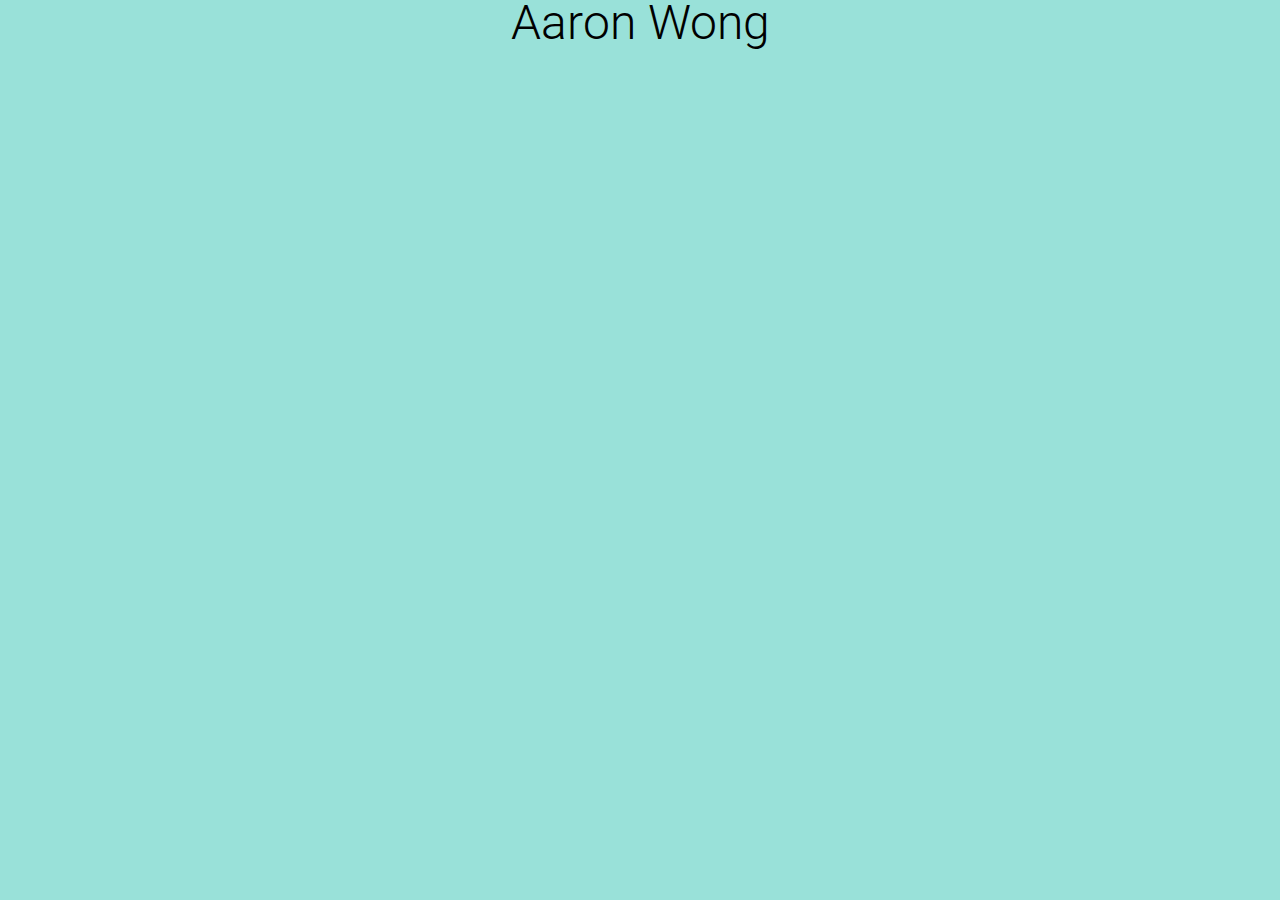
<file: index.html>
<!DOCTYPE html>
<html lang="en">

  <head>

    <meta charset="utf-8">
    <meta name="viewport" content="width=device-width, initial-scale=1, shrink-to-fit=no">
    <meta name="description" content="Portfolio Website">
    <meta name="author" content="Aaron Wong">

    <title>Aaron Wong</title>

    <!-- Bootstrap core CSS -->
    <link href="bootstrap/css/bootstrap.min.css" rel="stylesheet">
    <link href="css/normalize.css" rel="stylesheet">
    <link href="css/skeleton.css" rel="stylesheet">  
    <link href="css/min.css" rel="stylesheet">
   
  </head>

<body> 
  <div class="intro">
    <p><font size = 20>Aaron Wong</font></p>
  </div>
  <div class=".contentInfo"
</body>
</file>
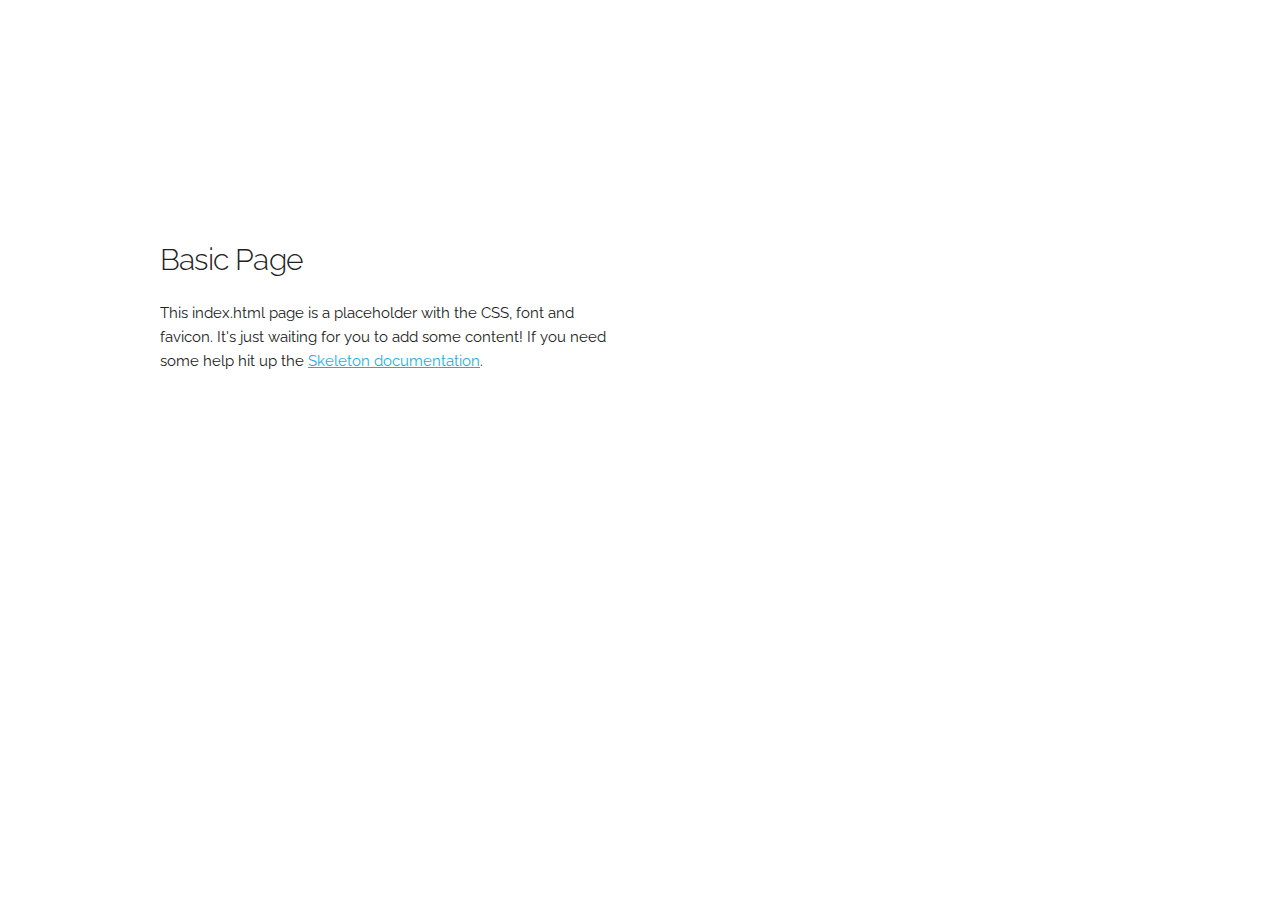
<file: Skeleton-2.0.4/index.html>
<!DOCTYPE html>
<html lang="en">
<head>

  <!-- Basic Page Needs
  –––––––––––––––––––––––––––––––––––––––––––––––––– -->
  <meta charset="utf-8">
  <title>Your page title here :)</title>
  <meta name="description" content="">
  <meta name="author" content="">

  <!-- Mobile Specific Metas
  –––––––––––––––––––––––––––––––––––––––––––––––––– -->
  <meta name="viewport" content="width=device-width, initial-scale=1">

  <!-- FONT
  –––––––––––––––––––––––––––––––––––––––––––––––––– -->
  <link href="//fonts.googleapis.com/css?family=Raleway:400,300,600" rel="stylesheet" type="text/css">

  <!-- CSS
  –––––––––––––––––––––––––––––––––––––––––––––––––– -->
  <link rel="stylesheet" href="css/normalize.css">
  <link rel="stylesheet" href="css/skeleton.css">

  <!-- Favicon
  –––––––––––––––––––––––––––––––––––––––––––––––––– -->
  <link rel="icon" type="image/png" href="images/favicon.png">

</head>
<body>

  <!-- Primary Page Layout
  –––––––––––––––––––––––––––––––––––––––––––––––––– -->
  <div class="container">
    <div class="row">
      <div class="one-half column" style="margin-top: 25%">
        <h4>Basic Page</h4>
        <p>This index.html page is a placeholder with the CSS, font and favicon. It's just waiting for you to add some content! If you need some help hit up the <a href="http://www.getskeleton.com">Skeleton documentation</a>.</p>
      </div>
    </div>
  </div>

<!-- End Document
  –––––––––––––––––––––––––––––––––––––––––––––––––– -->
</body>
</html>
</file>
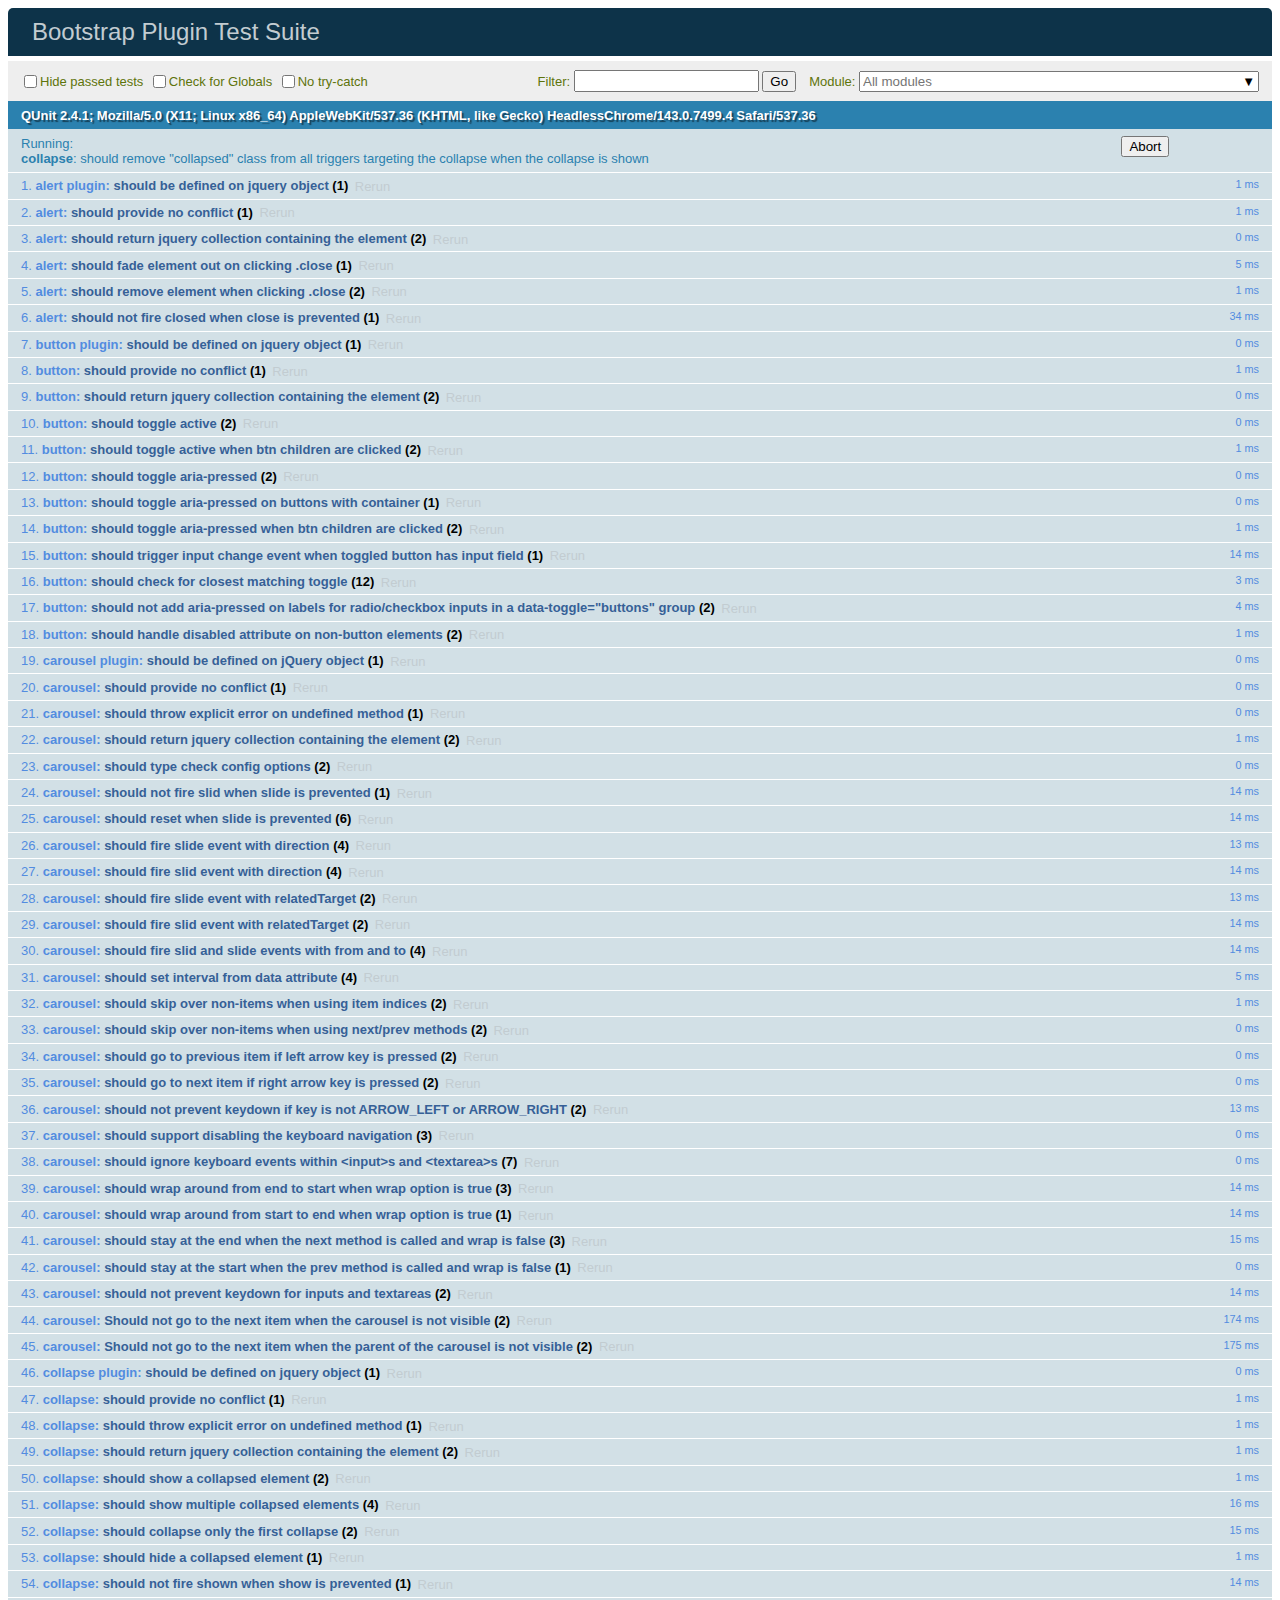
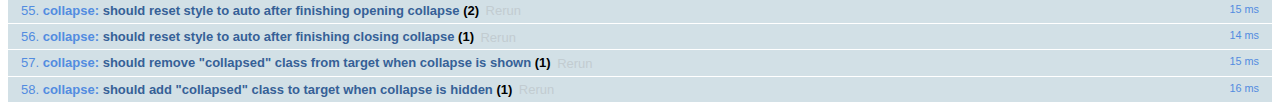
<file: public/bootstrap-4.0.0/js/tests/index.html>
<!doctype html>
<html lang="en">
  <head>
    <meta charset="utf-8">
    <meta name="viewport" content="width=device-width, initial-scale=1, shrink-to-fit=no">
    <title>Bootstrap Plugin Test Suite</title>

    <!-- jQuery -->
    <script>
      (function () {
        var path = '../../assets/js/vendor/jquery-slim.min.js'
        // get jquery param from the query string.
        var jQueryVersion = location.search.match(/[?&]jquery=(.*?)(?=&|$)/)

        // If a version was specified, use that version from our vendor folder
        if (jQueryVersion) {
          path = 'vendor/jquery-' + jQueryVersion[1] + '.min.js'
        }
        document.write('<script src="' + path + '"><\/script>')
      }())
    </script>
    <script src="../../assets/js/vendor/popper.min.js"></script>

    <!-- QUnit -->
    <link rel="stylesheet" href="vendor/qunit.css" media="screen">
    <script src="vendor/qunit.js"></script>

    <script>
      // Disable jQuery event aliases to ensure we don't accidentally use any of them
      [
        'blur',
        'focus',
        'focusin',
        'focusout',
        'resize',
        'scroll',
        'click',
        'dblclick',
        'mousedown',
        'mouseup',
        'mousemove',
        'mouseover',
        'mouseout',
        'mouseenter',
        'mouseleave',
        'change',
        'select',
        'submit',
        'keydown',
        'keypress',
        'keyup',
        'contextmenu'
      ].forEach(function(eventAlias) {
        $.fn[eventAlias] = function() {
          throw new Error('Using the ".' + eventAlias + '()" method is not allowed, so that Bootstrap can be compatible with custom jQuery builds which exclude the "event aliases" module that defines said method. See https://github.com/twbs/bootstrap/blob/master/CONTRIBUTING.md#js')
        }
      })

      // Require assert.expect in each test
      QUnit.config.requireExpects = true

      // See https://github.com/axemclion/grunt-saucelabs#test-result-details-with-qunit
      var log = []
      var testName

      QUnit.done(function(testResults) {
        var tests = []
        for (var i = 0; i < log.length; i++) {
          var details = log[i]
          tests.push({
            name: details.name,
            result: details.result,
            expected: details.expected,
            actual: details.actual,
            source: details.source
          })
        }
        testResults.tests = tests

        window.global_test_results = testResults
      })

      QUnit.testStart(function(testDetails) {
        QUnit.log(function(details) {
          if (!details.result) {
            details.name = testDetails.name
            log.push(details)
          }
        })
      })

      // Display fixture on-screen on iOS to avoid false positives
      // See https://github.com/twbs/bootstrap/pull/15955
      if (/iPhone|iPad|iPod/.test(navigator.userAgent)) {
        QUnit.begin(function() {
          $('#qunit-fixture').css({ top: 0, left: 0 })
        })

        QUnit.done(function() {
          $('#qunit-fixture').css({ top: '', left: '' })
        })
      }
    </script>

    <!-- Transpiled Plugins -->
    <script src="../dist/util.js"></script>
    <script src="../dist/alert.js"></script>
    <script src="../dist/button.js"></script>
    <script src="../dist/carousel.js"></script>
    <script src="../dist/collapse.js"></script>
    <script src="../dist/dropdown.js"></script>
    <script src="../dist/modal.js"></script>
    <script src="../dist/scrollspy.js"></script>
    <script src="../dist/tab.js"></script>
    <script src="../dist/tooltip.js"></script>
    <script src="../dist/popover.js"></script>

    <!-- Unit Tests -->
    <script src="unit/alert.js"></script>
    <script src="unit/button.js"></script>
    <script src="unit/carousel.js"></script>
    <script src="unit/collapse.js"></script>
    <script src="unit/dropdown.js"></script>
    <script src="unit/modal.js"></script>
    <script src="unit/scrollspy.js"></script>
    <script src="unit/tab.js"></script>
    <script src="unit/tooltip.js"></script>
    <script src="unit/popover.js"></script>
    <script src="unit/util.js"></script>
  </head>
  <body>
    <div id="qunit-container">
      <div id="qunit"></div>
      <div id="qunit-fixture"></div>
    </div>
  </body>
</html>
</file>
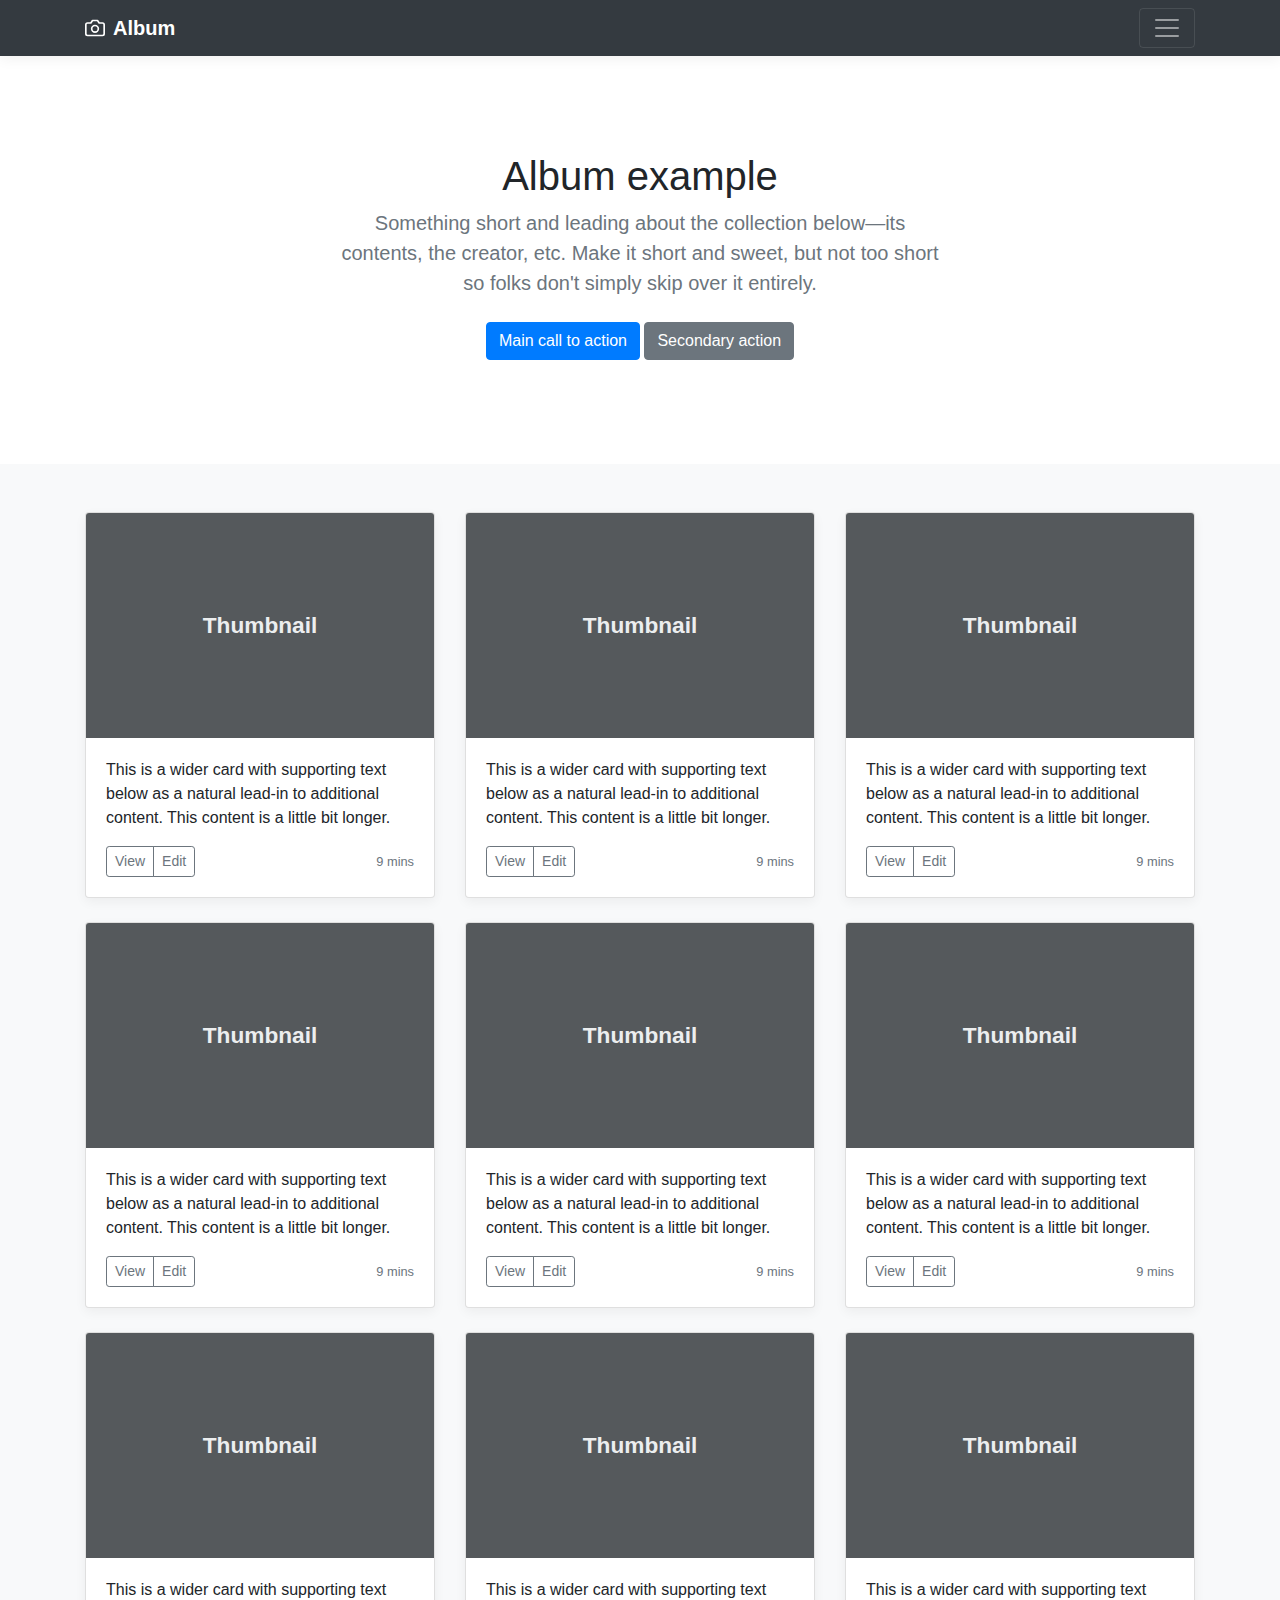
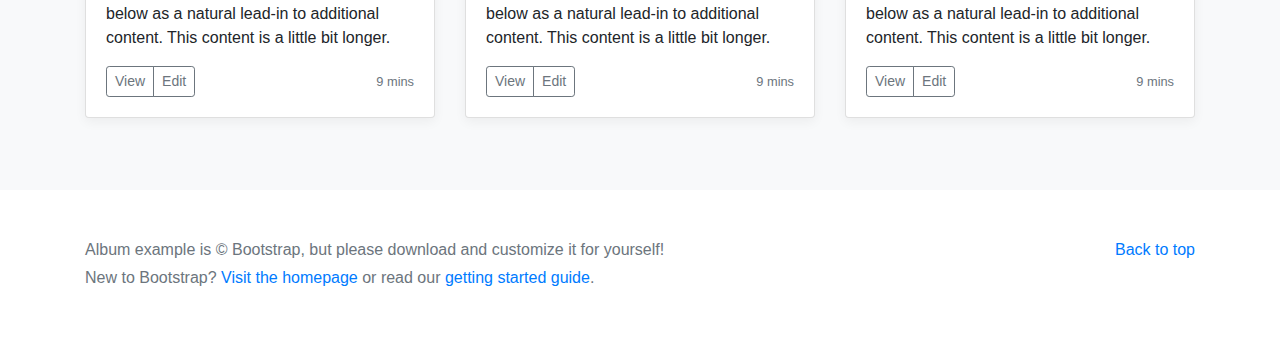
<file: public/bootstrap-4.0.0/docs/4.0/examples/album/index.html>
<!doctype html>
<html lang="en">
  <head>
    <meta charset="utf-8">
    <meta name="viewport" content="width=device-width, initial-scale=1, shrink-to-fit=no">
    <meta name="description" content="">
    <meta name="author" content="">
    <link rel="icon" href="../../../../favicon.ico">

    <title>Album example for Bootstrap</title>

    <!-- Bootstrap core CSS -->
    <link href="../../../../dist/css/bootstrap.min.css" rel="stylesheet">

    <!-- Custom styles for this template -->
    <link href="album.css" rel="stylesheet">
  </head>

  <body>

    <header>
      <div class="collapse bg-dark" id="navbarHeader">
        <div class="container">
          <div class="row">
            <div class="col-sm-8 col-md-7 py-4">
              <h4 class="text-white">About</h4>
              <p class="text-muted">Add some information about the album below, the author, or any other background context. Make it a few sentences long so folks can pick up some informative tidbits. Then, link them off to some social networking sites or contact information.</p>
            </div>
            <div class="col-sm-4 offset-md-1 py-4">
              <h4 class="text-white">Contact</h4>
              <ul class="list-unstyled">
                <li><a href="#" class="text-white">Follow on Twitter</a></li>
                <li><a href="#" class="text-white">Like on Facebook</a></li>
                <li><a href="#" class="text-white">Email me</a></li>
              </ul>
            </div>
          </div>
        </div>
      </div>
      <div class="navbar navbar-dark bg-dark box-shadow">
        <div class="container d-flex justify-content-between">
          <a href="#" class="navbar-brand d-flex align-items-center">
            <svg xmlns="http://www.w3.org/2000/svg" width="20" height="20" viewBox="0 0 24 24" fill="none" stroke="currentColor" stroke-width="2" stroke-linecap="round" stroke-linejoin="round" class="mr-2"><path d="M23 19a2 2 0 0 1-2 2H3a2 2 0 0 1-2-2V8a2 2 0 0 1 2-2h4l2-3h6l2 3h4a2 2 0 0 1 2 2z"></path><circle cx="12" cy="13" r="4"></circle></svg>
            <strong>Album</strong>
          </a>
          <button class="navbar-toggler" type="button" data-toggle="collapse" data-target="#navbarHeader" aria-controls="navbarHeader" aria-expanded="false" aria-label="Toggle navigation">
            <span class="navbar-toggler-icon"></span>
          </button>
        </div>
      </div>
    </header>

    <main role="main">

      <section class="jumbotron text-center">
        <div class="container">
          <h1 class="jumbotron-heading">Album example</h1>
          <p class="lead text-muted">Something short and leading about the collection below—its contents, the creator, etc. Make it short and sweet, but not too short so folks don't simply skip over it entirely.</p>
          <p>
            <a href="#" class="btn btn-primary my-2">Main call to action</a>
            <a href="#" class="btn btn-secondary my-2">Secondary action</a>
          </p>
        </div>
      </section>

      <div class="album py-5 bg-light">
        <div class="container">

          <div class="row">
            <div class="col-md-4">
              <div class="card mb-4 box-shadow">
                <img class="card-img-top" data-src="holder.js/100px225?theme=thumb&bg=55595c&fg=eceeef&text=Thumbnail" alt="Card image cap">
                <div class="card-body">
                  <p class="card-text">This is a wider card with supporting text below as a natural lead-in to additional content. This content is a little bit longer.</p>
                  <div class="d-flex justify-content-between align-items-center">
                    <div class="btn-group">
                      <button type="button" class="btn btn-sm btn-outline-secondary">View</button>
                      <button type="button" class="btn btn-sm btn-outline-secondary">Edit</button>
                    </div>
                    <small class="text-muted">9 mins</small>
                  </div>
                </div>
              </div>
            </div>
            <div class="col-md-4">
              <div class="card mb-4 box-shadow">
                <img class="card-img-top" data-src="holder.js/100px225?theme=thumb&bg=55595c&fg=eceeef&text=Thumbnail" alt="Card image cap">
                <div class="card-body">
                  <p class="card-text">This is a wider card with supporting text below as a natural lead-in to additional content. This content is a little bit longer.</p>
                  <div class="d-flex justify-content-between align-items-center">
                    <div class="btn-group">
                      <button type="button" class="btn btn-sm btn-outline-secondary">View</button>
                      <button type="button" class="btn btn-sm btn-outline-secondary">Edit</button>
                    </div>
                    <small class="text-muted">9 mins</small>
                  </div>
                </div>
              </div>
            </div>
            <div class="col-md-4">
              <div class="card mb-4 box-shadow">
                <img class="card-img-top" data-src="holder.js/100px225?theme=thumb&bg=55595c&fg=eceeef&text=Thumbnail" alt="Card image cap">
                <div class="card-body">
                  <p class="card-text">This is a wider card with supporting text below as a natural lead-in to additional content. This content is a little bit longer.</p>
                  <div class="d-flex justify-content-between align-items-center">
                    <div class="btn-group">
                      <button type="button" class="btn btn-sm btn-outline-secondary">View</button>
                      <button type="button" class="btn btn-sm btn-outline-secondary">Edit</button>
                    </div>
                    <small class="text-muted">9 mins</small>
                  </div>
                </div>
              </div>
            </div>

            <div class="col-md-4">
              <div class="card mb-4 box-shadow">
                <img class="card-img-top" data-src="holder.js/100px225?theme=thumb&bg=55595c&fg=eceeef&text=Thumbnail" alt="Card image cap">
                <div class="card-body">
                  <p class="card-text">This is a wider card with supporting text below as a natural lead-in to additional content. This content is a little bit longer.</p>
                  <div class="d-flex justify-content-between align-items-center">
                    <div class="btn-group">
                      <button type="button" class="btn btn-sm btn-outline-secondary">View</button>
                      <button type="button" class="btn btn-sm btn-outline-secondary">Edit</button>
                    </div>
                    <small class="text-muted">9 mins</small>
                  </div>
                </div>
              </div>
            </div>
            <div class="col-md-4">
              <div class="card mb-4 box-shadow">
                <img class="card-img-top" data-src="holder.js/100px225?theme=thumb&bg=55595c&fg=eceeef&text=Thumbnail" alt="Card image cap">
                <div class="card-body">
                  <p class="card-text">This is a wider card with supporting text below as a natural lead-in to additional content. This content is a little bit longer.</p>
                  <div class="d-flex justify-content-between align-items-center">
                    <div class="btn-group">
                      <button type="button" class="btn btn-sm btn-outline-secondary">View</button>
                      <button type="button" class="btn btn-sm btn-outline-secondary">Edit</button>
                    </div>
                    <small class="text-muted">9 mins</small>
                  </div>
                </div>
              </div>
            </div>
            <div class="col-md-4">
              <div class="card mb-4 box-shadow">
                <img class="card-img-top" data-src="holder.js/100px225?theme=thumb&bg=55595c&fg=eceeef&text=Thumbnail" alt="Card image cap">
                <div class="card-body">
                  <p class="card-text">This is a wider card with supporting text below as a natural lead-in to additional content. This content is a little bit longer.</p>
                  <div class="d-flex justify-content-between align-items-center">
                    <div class="btn-group">
                      <button type="button" class="btn btn-sm btn-outline-secondary">View</button>
                      <button type="button" class="btn btn-sm btn-outline-secondary">Edit</button>
                    </div>
                    <small class="text-muted">9 mins</small>
                  </div>
                </div>
              </div>
            </div>

            <div class="col-md-4">
              <div class="card mb-4 box-shadow">
                <img class="card-img-top" data-src="holder.js/100px225?theme=thumb&bg=55595c&fg=eceeef&text=Thumbnail" alt="Card image cap">
                <div class="card-body">
                  <p class="card-text">This is a wider card with supporting text below as a natural lead-in to additional content. This content is a little bit longer.</p>
                  <div class="d-flex justify-content-between align-items-center">
                    <div class="btn-group">
                      <button type="button" class="btn btn-sm btn-outline-secondary">View</button>
                      <button type="button" class="btn btn-sm btn-outline-secondary">Edit</button>
                    </div>
                    <small class="text-muted">9 mins</small>
                  </div>
                </div>
              </div>
            </div>
            <div class="col-md-4">
              <div class="card mb-4 box-shadow">
                <img class="card-img-top" data-src="holder.js/100px225?theme=thumb&bg=55595c&fg=eceeef&text=Thumbnail" alt="Card image cap">
                <div class="card-body">
                  <p class="card-text">This is a wider card with supporting text below as a natural lead-in to additional content. This content is a little bit longer.</p>
                  <div class="d-flex justify-content-between align-items-center">
                    <div class="btn-group">
                      <button type="button" class="btn btn-sm btn-outline-secondary">View</button>
                      <button type="button" class="btn btn-sm btn-outline-secondary">Edit</button>
                    </div>
                    <small class="text-muted">9 mins</small>
                  </div>
                </div>
              </div>
            </div>
            <div class="col-md-4">
              <div class="card mb-4 box-shadow">
                <img class="card-img-top" data-src="holder.js/100px225?theme=thumb&bg=55595c&fg=eceeef&text=Thumbnail" alt="Card image cap">
                <div class="card-body">
                  <p class="card-text">This is a wider card with supporting text below as a natural lead-in to additional content. This content is a little bit longer.</p>
                  <div class="d-flex justify-content-between align-items-center">
                    <div class="btn-group">
                      <button type="button" class="btn btn-sm btn-outline-secondary">View</button>
                      <button type="button" class="btn btn-sm btn-outline-secondary">Edit</button>
                    </div>
                    <small class="text-muted">9 mins</small>
                  </div>
                </div>
              </div>
            </div>
          </div>
        </div>
      </div>

    </main>

    <footer class="text-muted">
      <div class="container">
        <p class="float-right">
          <a href="#">Back to top</a>
        </p>
        <p>Album example is &copy; Bootstrap, but please download and customize it for yourself!</p>
        <p>New to Bootstrap? <a href="../../">Visit the homepage</a> or read our <a href="../../getting-started/">getting started guide</a>.</p>
      </div>
    </footer>

    <!-- Bootstrap core JavaScript
    ================================================== -->
    <!-- Placed at the end of the document so the pages load faster -->
    <script src="https://code.jquery.com/jquery-3.2.1.slim.min.js" integrity="sha384-KJ3o2DKtIkvYIK3UENzmM7KCkRr/rE9/Qpg6aAZGJwFDMVNA/GpGFF93hXpG5KkN" crossorigin="anonymous"></script>
    <script>window.jQuery || document.write('<script src="../../../../assets/js/vendor/jquery-slim.min.js"><\/script>')</script>
    <script src="../../../../assets/js/vendor/popper.min.js"></script>
    <script src="../../../../dist/js/bootstrap.min.js"></script>
    <script src="../../../../assets/js/vendor/holder.min.js"></script>
  </body>
</html>
</file>
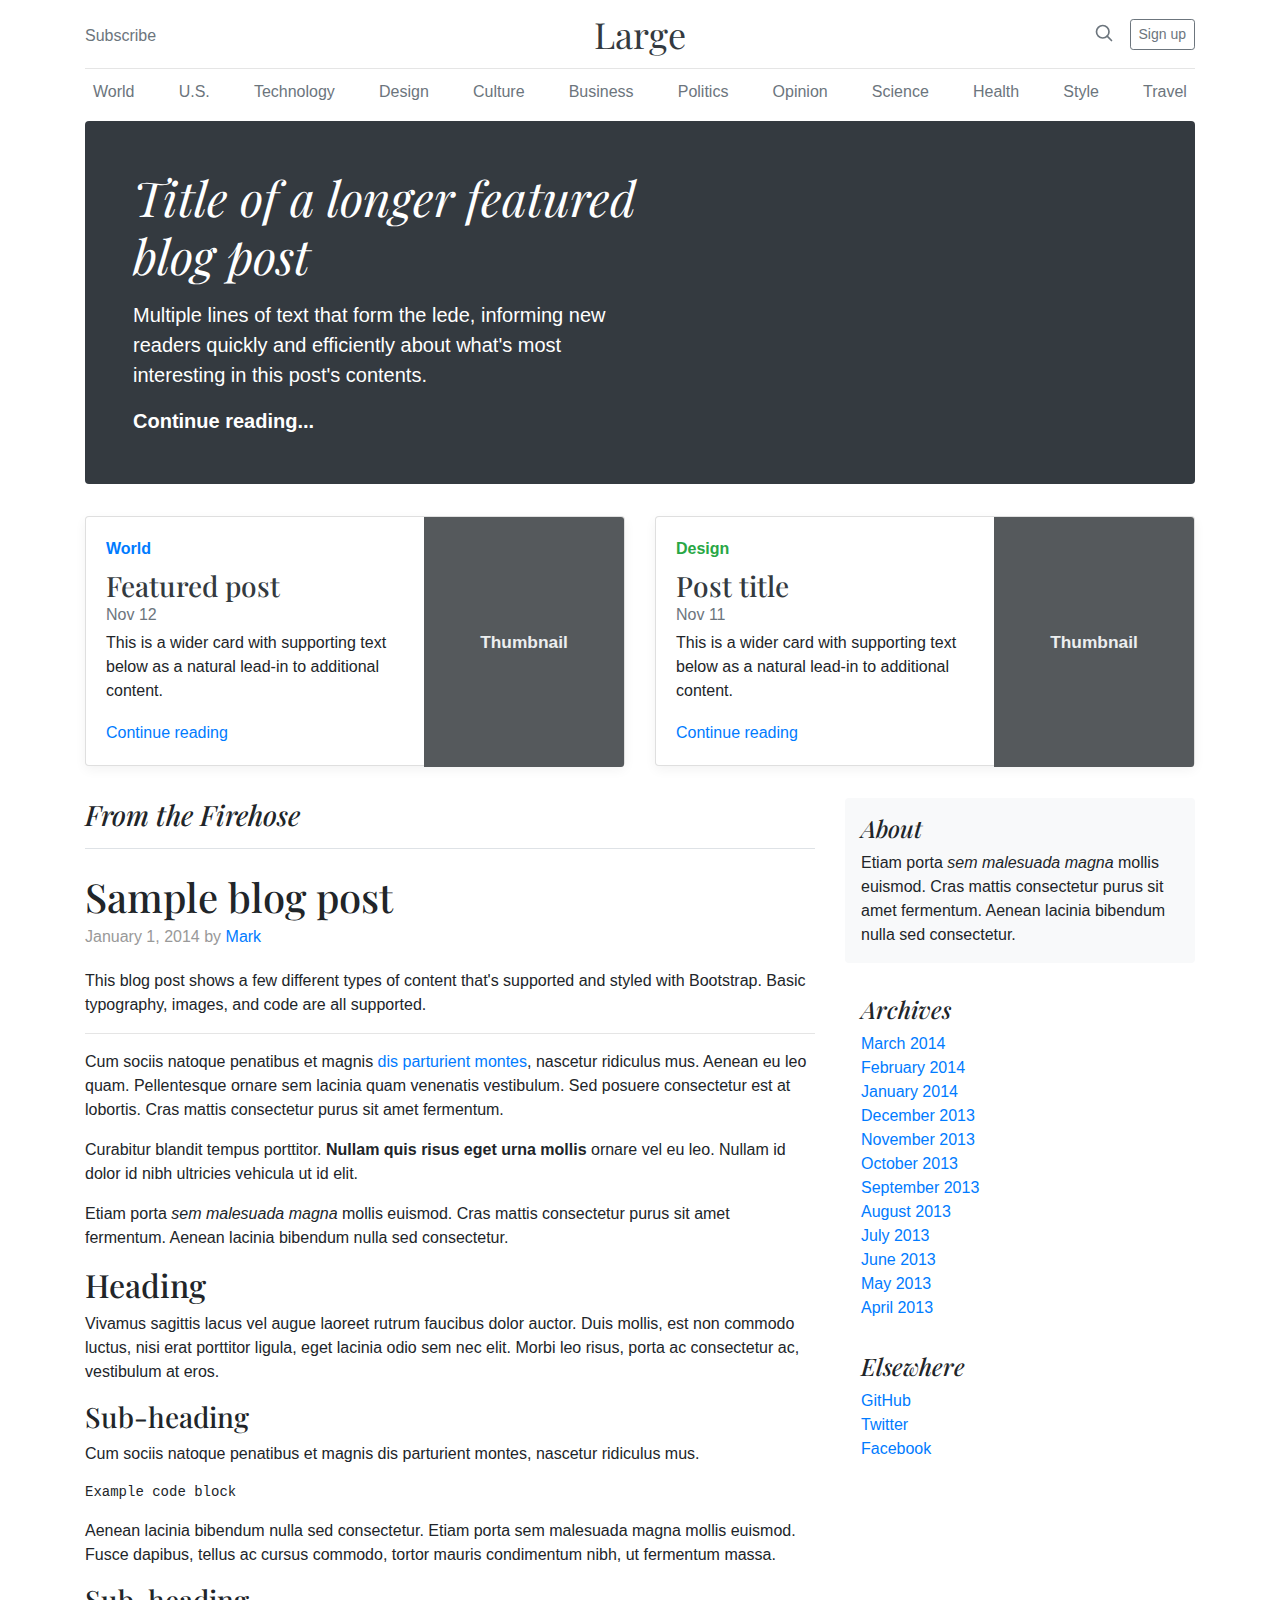
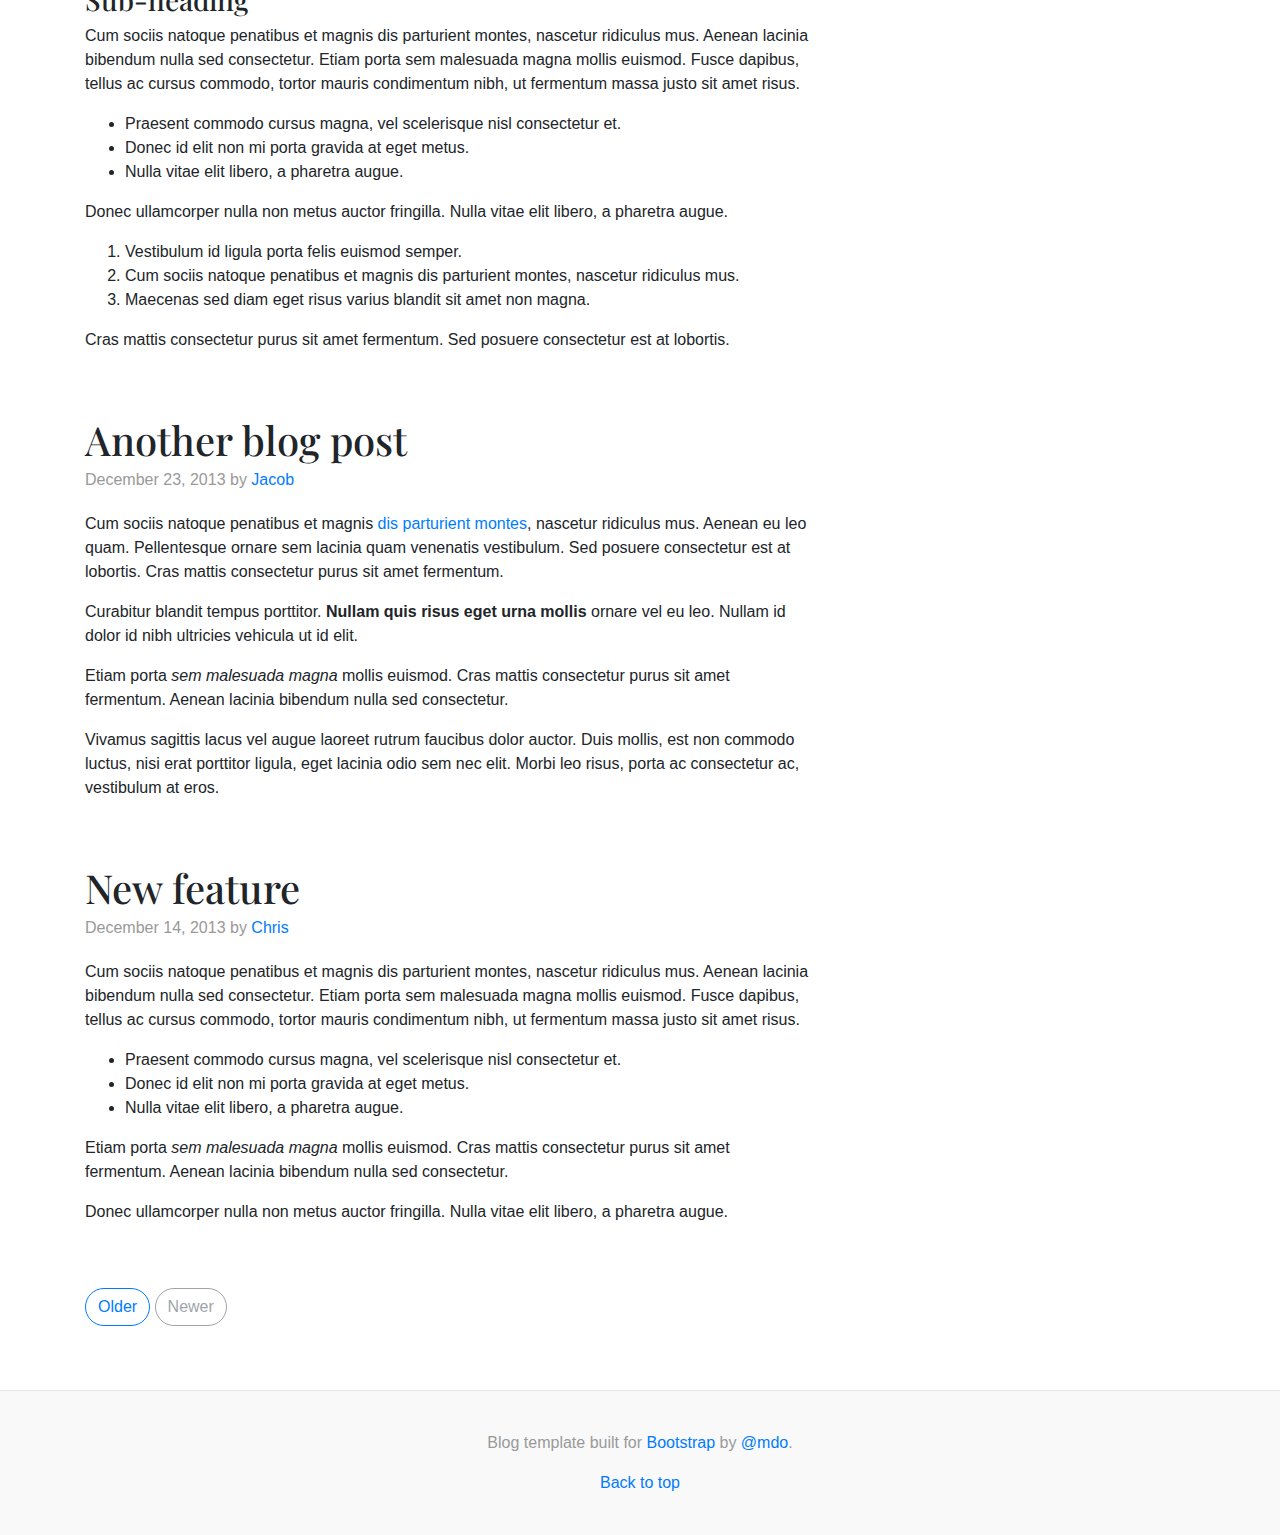
<file: public/bootstrap-4.0.0/docs/4.0/examples/blog/index.html>
<!doctype html>
<html lang="en">
  <head>
    <meta charset="utf-8">
    <meta name="viewport" content="width=device-width, initial-scale=1, shrink-to-fit=no">
    <meta name="description" content="">
    <meta name="author" content="">
    <link rel="icon" href="../../../../favicon.ico">

    <title>Blog Template for Bootstrap</title>

    <!-- Bootstrap core CSS -->
    <link href="../../../../dist/css/bootstrap.min.css" rel="stylesheet">

    <!-- Custom styles for this template -->
    <link href="https://fonts.googleapis.com/css?family=Playfair+Display:700,900" rel="stylesheet">
    <link href="blog.css" rel="stylesheet">
  </head>

  <body>

    <div class="container">
      <header class="blog-header py-3">
        <div class="row flex-nowrap justify-content-between align-items-center">
          <div class="col-4 pt-1">
            <a class="text-muted" href="#">Subscribe</a>
          </div>
          <div class="col-4 text-center">
            <a class="blog-header-logo text-dark" href="#">Large</a>
          </div>
          <div class="col-4 d-flex justify-content-end align-items-center">
            <a class="text-muted" href="#">
              <svg xmlns="http://www.w3.org/2000/svg" width="20" height="20" viewBox="0 0 24 24" fill="none" stroke="currentColor" stroke-width="2" stroke-linecap="round" stroke-linejoin="round" class="mx-3"><circle cx="10.5" cy="10.5" r="7.5"></circle><line x1="21" y1="21" x2="15.8" y2="15.8"></line></svg>
            </a>
            <a class="btn btn-sm btn-outline-secondary" href="#">Sign up</a>
          </div>
        </div>
      </header>

      <div class="nav-scroller py-1 mb-2">
        <nav class="nav d-flex justify-content-between">
          <a class="p-2 text-muted" href="#">World</a>
          <a class="p-2 text-muted" href="#">U.S.</a>
          <a class="p-2 text-muted" href="#">Technology</a>
          <a class="p-2 text-muted" href="#">Design</a>
          <a class="p-2 text-muted" href="#">Culture</a>
          <a class="p-2 text-muted" href="#">Business</a>
          <a class="p-2 text-muted" href="#">Politics</a>
          <a class="p-2 text-muted" href="#">Opinion</a>
          <a class="p-2 text-muted" href="#">Science</a>
          <a class="p-2 text-muted" href="#">Health</a>
          <a class="p-2 text-muted" href="#">Style</a>
          <a class="p-2 text-muted" href="#">Travel</a>
        </nav>
      </div>

      <div class="jumbotron p-3 p-md-5 text-white rounded bg-dark">
        <div class="col-md-6 px-0">
          <h1 class="display-4 font-italic">Title of a longer featured blog post</h1>
          <p class="lead my-3">Multiple lines of text that form the lede, informing new readers quickly and efficiently about what's most interesting in this post's contents.</p>
          <p class="lead mb-0"><a href="#" class="text-white font-weight-bold">Continue reading...</a></p>
        </div>
      </div>

      <div class="row mb-2">
        <div class="col-md-6">
          <div class="card flex-md-row mb-4 box-shadow h-md-250">
            <div class="card-body d-flex flex-column align-items-start">
              <strong class="d-inline-block mb-2 text-primary">World</strong>
              <h3 class="mb-0">
                <a class="text-dark" href="#">Featured post</a>
              </h3>
              <div class="mb-1 text-muted">Nov 12</div>
              <p class="card-text mb-auto">This is a wider card with supporting text below as a natural lead-in to additional content.</p>
              <a href="#">Continue reading</a>
            </div>
            <img class="card-img-right flex-auto d-none d-md-block" data-src="holder.js/200x250?theme=thumb" alt="Card image cap">
          </div>
        </div>
        <div class="col-md-6">
          <div class="card flex-md-row mb-4 box-shadow h-md-250">
            <div class="card-body d-flex flex-column align-items-start">
              <strong class="d-inline-block mb-2 text-success">Design</strong>
              <h3 class="mb-0">
                <a class="text-dark" href="#">Post title</a>
              </h3>
              <div class="mb-1 text-muted">Nov 11</div>
              <p class="card-text mb-auto">This is a wider card with supporting text below as a natural lead-in to additional content.</p>
              <a href="#">Continue reading</a>
            </div>
            <img class="card-img-right flex-auto d-none d-md-block" data-src="holder.js/200x250?theme=thumb" alt="Card image cap">
          </div>
        </div>
      </div>
    </div>

    <main role="main" class="container">
      <div class="row">
        <div class="col-md-8 blog-main">
          <h3 class="pb-3 mb-4 font-italic border-bottom">
            From the Firehose
          </h3>

          <div class="blog-post">
            <h2 class="blog-post-title">Sample blog post</h2>
            <p class="blog-post-meta">January 1, 2014 by <a href="#">Mark</a></p>

            <p>This blog post shows a few different types of content that's supported and styled with Bootstrap. Basic typography, images, and code are all supported.</p>
            <hr>
            <p>Cum sociis natoque penatibus et magnis <a href="#">dis parturient montes</a>, nascetur ridiculus mus. Aenean eu leo quam. Pellentesque ornare sem lacinia quam venenatis vestibulum. Sed posuere consectetur est at lobortis. Cras mattis consectetur purus sit amet fermentum.</p>
            <blockquote>
              <p>Curabitur blandit tempus porttitor. <strong>Nullam quis risus eget urna mollis</strong> ornare vel eu leo. Nullam id dolor id nibh ultricies vehicula ut id elit.</p>
            </blockquote>
            <p>Etiam porta <em>sem malesuada magna</em> mollis euismod. Cras mattis consectetur purus sit amet fermentum. Aenean lacinia bibendum nulla sed consectetur.</p>
            <h2>Heading</h2>
            <p>Vivamus sagittis lacus vel augue laoreet rutrum faucibus dolor auctor. Duis mollis, est non commodo luctus, nisi erat porttitor ligula, eget lacinia odio sem nec elit. Morbi leo risus, porta ac consectetur ac, vestibulum at eros.</p>
            <h3>Sub-heading</h3>
            <p>Cum sociis natoque penatibus et magnis dis parturient montes, nascetur ridiculus mus.</p>
            <pre><code>Example code block</code></pre>
            <p>Aenean lacinia bibendum nulla sed consectetur. Etiam porta sem malesuada magna mollis euismod. Fusce dapibus, tellus ac cursus commodo, tortor mauris condimentum nibh, ut fermentum massa.</p>
            <h3>Sub-heading</h3>
            <p>Cum sociis natoque penatibus et magnis dis parturient montes, nascetur ridiculus mus. Aenean lacinia bibendum nulla sed consectetur. Etiam porta sem malesuada magna mollis euismod. Fusce dapibus, tellus ac cursus commodo, tortor mauris condimentum nibh, ut fermentum massa justo sit amet risus.</p>
            <ul>
              <li>Praesent commodo cursus magna, vel scelerisque nisl consectetur et.</li>
              <li>Donec id elit non mi porta gravida at eget metus.</li>
              <li>Nulla vitae elit libero, a pharetra augue.</li>
            </ul>
            <p>Donec ullamcorper nulla non metus auctor fringilla. Nulla vitae elit libero, a pharetra augue.</p>
            <ol>
              <li>Vestibulum id ligula porta felis euismod semper.</li>
              <li>Cum sociis natoque penatibus et magnis dis parturient montes, nascetur ridiculus mus.</li>
              <li>Maecenas sed diam eget risus varius blandit sit amet non magna.</li>
            </ol>
            <p>Cras mattis consectetur purus sit amet fermentum. Sed posuere consectetur est at lobortis.</p>
          </div><!-- /.blog-post -->

          <div class="blog-post">
            <h2 class="blog-post-title">Another blog post</h2>
            <p class="blog-post-meta">December 23, 2013 by <a href="#">Jacob</a></p>

            <p>Cum sociis natoque penatibus et magnis <a href="#">dis parturient montes</a>, nascetur ridiculus mus. Aenean eu leo quam. Pellentesque ornare sem lacinia quam venenatis vestibulum. Sed posuere consectetur est at lobortis. Cras mattis consectetur purus sit amet fermentum.</p>
            <blockquote>
              <p>Curabitur blandit tempus porttitor. <strong>Nullam quis risus eget urna mollis</strong> ornare vel eu leo. Nullam id dolor id nibh ultricies vehicula ut id elit.</p>
            </blockquote>
            <p>Etiam porta <em>sem malesuada magna</em> mollis euismod. Cras mattis consectetur purus sit amet fermentum. Aenean lacinia bibendum nulla sed consectetur.</p>
            <p>Vivamus sagittis lacus vel augue laoreet rutrum faucibus dolor auctor. Duis mollis, est non commodo luctus, nisi erat porttitor ligula, eget lacinia odio sem nec elit. Morbi leo risus, porta ac consectetur ac, vestibulum at eros.</p>
          </div><!-- /.blog-post -->

          <div class="blog-post">
            <h2 class="blog-post-title">New feature</h2>
            <p class="blog-post-meta">December 14, 2013 by <a href="#">Chris</a></p>

            <p>Cum sociis natoque penatibus et magnis dis parturient montes, nascetur ridiculus mus. Aenean lacinia bibendum nulla sed consectetur. Etiam porta sem malesuada magna mollis euismod. Fusce dapibus, tellus ac cursus commodo, tortor mauris condimentum nibh, ut fermentum massa justo sit amet risus.</p>
            <ul>
              <li>Praesent commodo cursus magna, vel scelerisque nisl consectetur et.</li>
              <li>Donec id elit non mi porta gravida at eget metus.</li>
              <li>Nulla vitae elit libero, a pharetra augue.</li>
            </ul>
            <p>Etiam porta <em>sem malesuada magna</em> mollis euismod. Cras mattis consectetur purus sit amet fermentum. Aenean lacinia bibendum nulla sed consectetur.</p>
            <p>Donec ullamcorper nulla non metus auctor fringilla. Nulla vitae elit libero, a pharetra augue.</p>
          </div><!-- /.blog-post -->

          <nav class="blog-pagination">
            <a class="btn btn-outline-primary" href="#">Older</a>
            <a class="btn btn-outline-secondary disabled" href="#">Newer</a>
          </nav>

        </div><!-- /.blog-main -->

        <aside class="col-md-4 blog-sidebar">
          <div class="p-3 mb-3 bg-light rounded">
            <h4 class="font-italic">About</h4>
            <p class="mb-0">Etiam porta <em>sem malesuada magna</em> mollis euismod. Cras mattis consectetur purus sit amet fermentum. Aenean lacinia bibendum nulla sed consectetur.</p>
          </div>

          <div class="p-3">
            <h4 class="font-italic">Archives</h4>
            <ol class="list-unstyled mb-0">
              <li><a href="#">March 2014</a></li>
              <li><a href="#">February 2014</a></li>
              <li><a href="#">January 2014</a></li>
              <li><a href="#">December 2013</a></li>
              <li><a href="#">November 2013</a></li>
              <li><a href="#">October 2013</a></li>
              <li><a href="#">September 2013</a></li>
              <li><a href="#">August 2013</a></li>
              <li><a href="#">July 2013</a></li>
              <li><a href="#">June 2013</a></li>
              <li><a href="#">May 2013</a></li>
              <li><a href="#">April 2013</a></li>
            </ol>
          </div>

          <div class="p-3">
            <h4 class="font-italic">Elsewhere</h4>
            <ol class="list-unstyled">
              <li><a href="#">GitHub</a></li>
              <li><a href="#">Twitter</a></li>
              <li><a href="#">Facebook</a></li>
            </ol>
          </div>
        </aside><!-- /.blog-sidebar -->

      </div><!-- /.row -->

    </main><!-- /.container -->

    <footer class="blog-footer">
      <p>Blog template built for <a href="https://getbootstrap.com/">Bootstrap</a> by <a href="https://twitter.com/mdo">@mdo</a>.</p>
      <p>
        <a href="#">Back to top</a>
      </p>
    </footer>

    <!-- Bootstrap core JavaScript
    ================================================== -->
    <!-- Placed at the end of the document so the pages load faster -->
    <script src="https://code.jquery.com/jquery-3.2.1.slim.min.js" integrity="sha384-KJ3o2DKtIkvYIK3UENzmM7KCkRr/rE9/Qpg6aAZGJwFDMVNA/GpGFF93hXpG5KkN" crossorigin="anonymous"></script>
    <script>window.jQuery || document.write('<script src="../../../../assets/js/vendor/jquery-slim.min.js"><\/script>')</script>
    <script src="../../../../assets/js/vendor/popper.min.js"></script>
    <script src="../../../../dist/js/bootstrap.min.js"></script>
    <script src="../../../../assets/js/vendor/holder.min.js"></script>
    <script>
      Holder.addTheme('thumb', {
        bg: '#55595c',
        fg: '#eceeef',
        text: 'Thumbnail'
      });
    </script>
  </body>
</html>
</file>
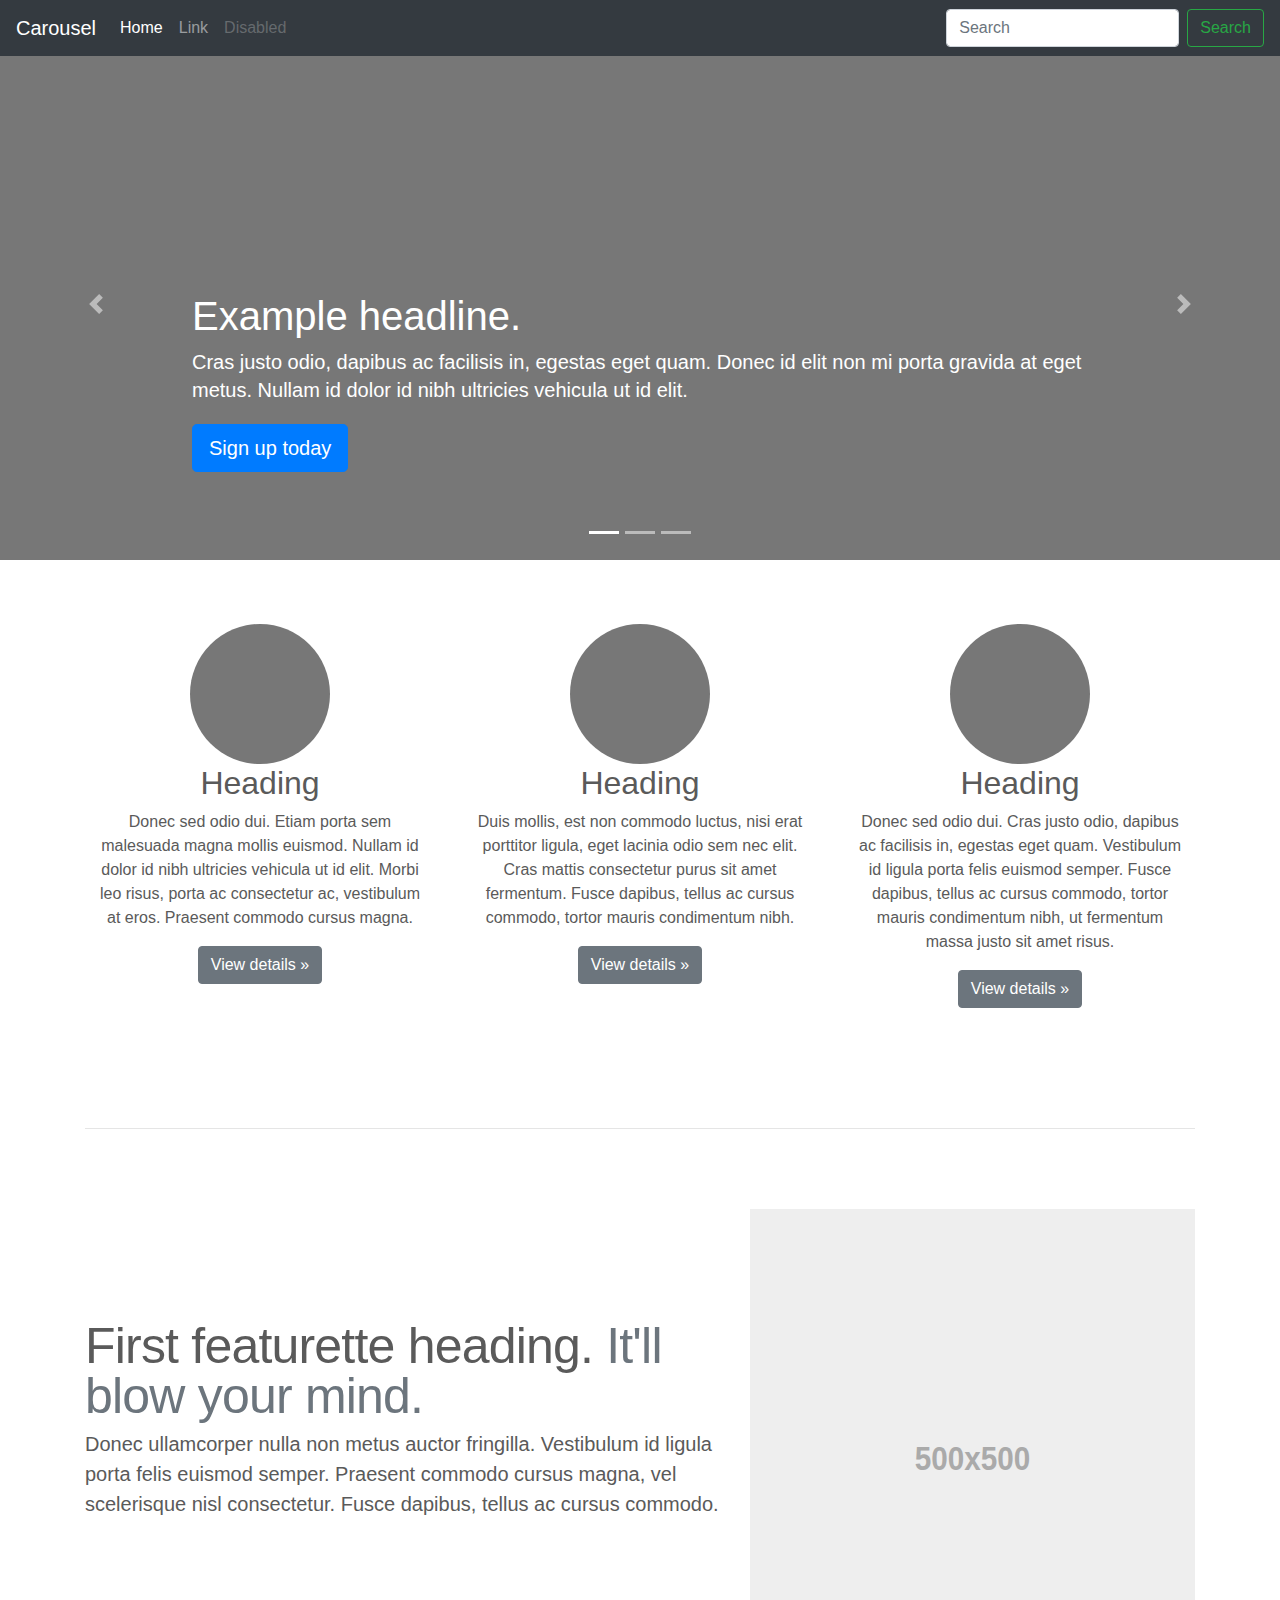
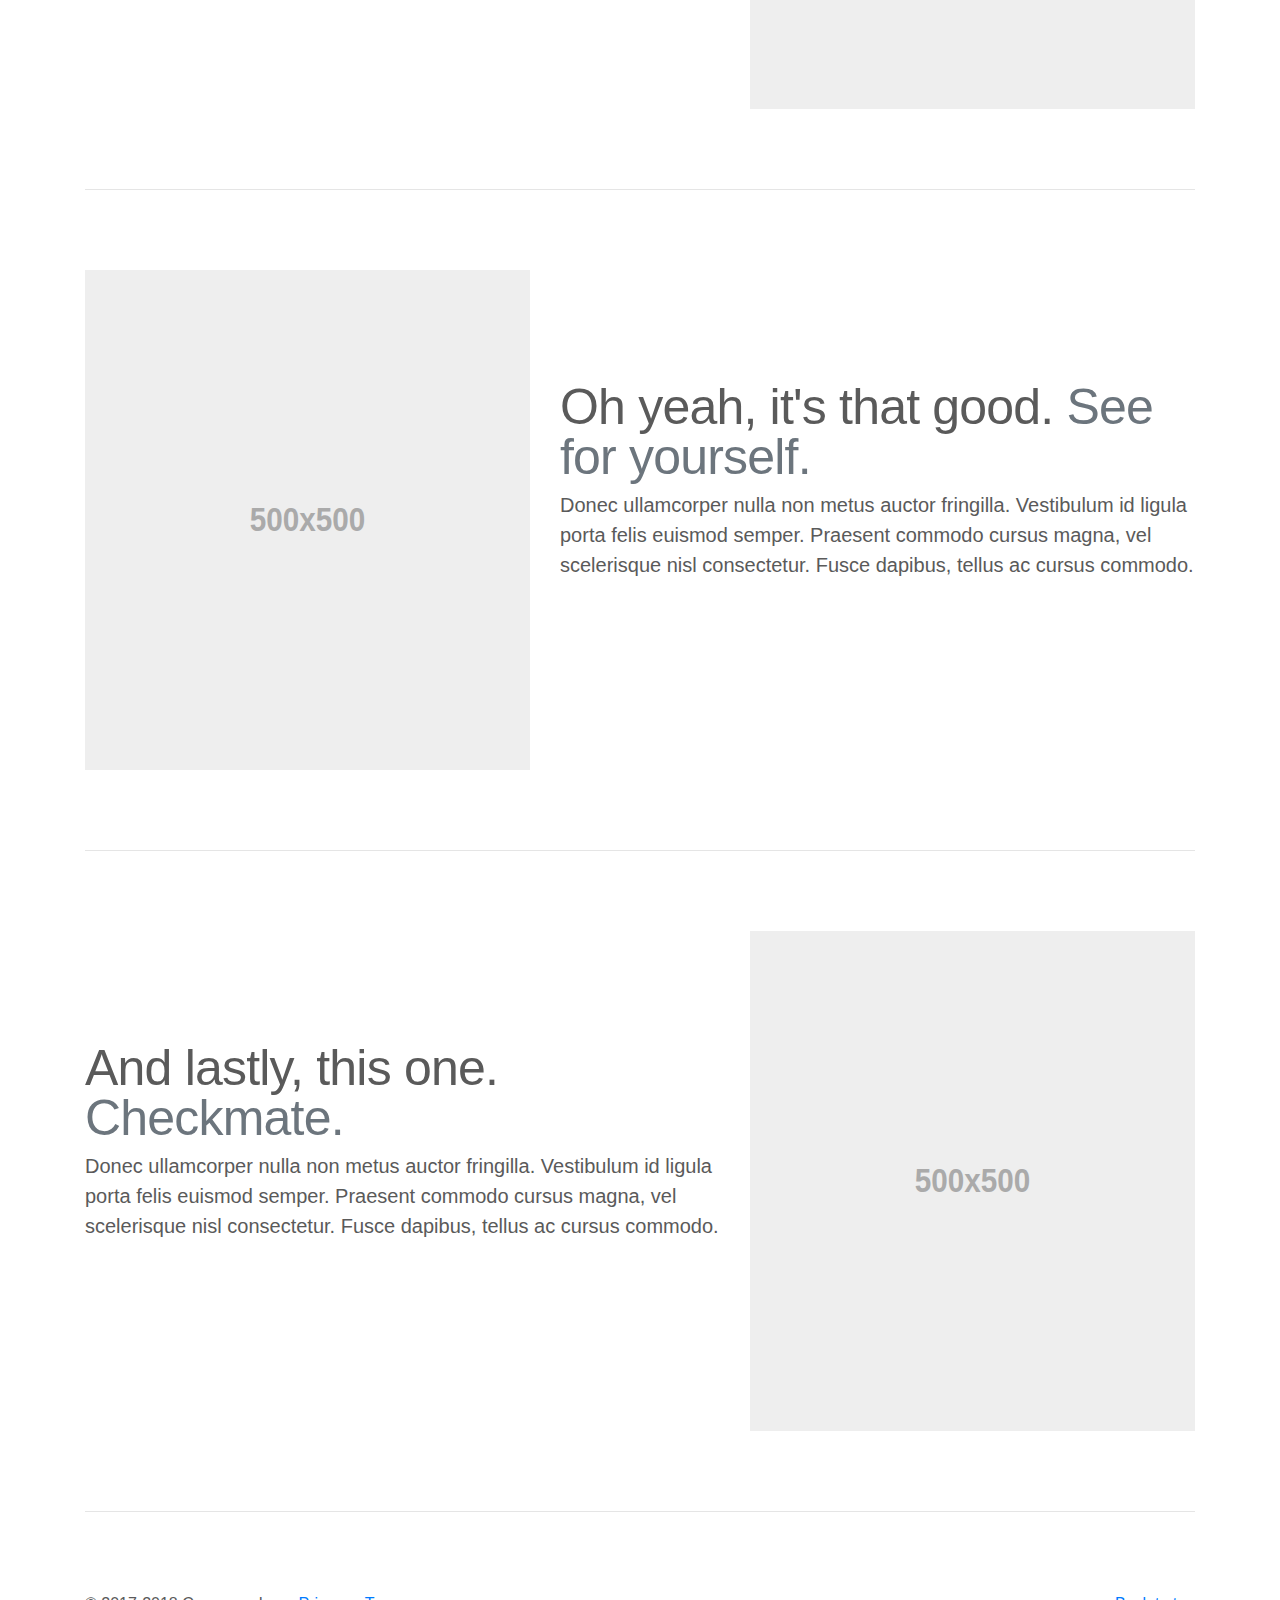
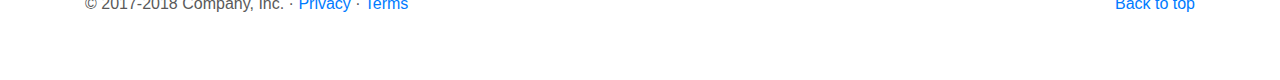
<file: public/bootstrap-4.0.0/docs/4.0/examples/carousel/index.html>
<!doctype html>
<html lang="en">
  <head>
    <meta charset="utf-8">
    <meta name="viewport" content="width=device-width, initial-scale=1, shrink-to-fit=no">
    <meta name="description" content="">
    <meta name="author" content="">
    <link rel="icon" href="../../../../favicon.ico">

    <title>Carousel Template for Bootstrap</title>

    <!-- Bootstrap core CSS -->
    <link href="../../../../dist/css/bootstrap.min.css" rel="stylesheet">

    <!-- Custom styles for this template -->
    <link href="carousel.css" rel="stylesheet">
  </head>
  <body>

    <header>
      <nav class="navbar navbar-expand-md navbar-dark fixed-top bg-dark">
        <a class="navbar-brand" href="#">Carousel</a>
        <button class="navbar-toggler" type="button" data-toggle="collapse" data-target="#navbarCollapse" aria-controls="navbarCollapse" aria-expanded="false" aria-label="Toggle navigation">
          <span class="navbar-toggler-icon"></span>
        </button>
        <div class="collapse navbar-collapse" id="navbarCollapse">
          <ul class="navbar-nav mr-auto">
            <li class="nav-item active">
              <a class="nav-link" href="#">Home <span class="sr-only">(current)</span></a>
            </li>
            <li class="nav-item">
              <a class="nav-link" href="#">Link</a>
            </li>
            <li class="nav-item">
              <a class="nav-link disabled" href="#">Disabled</a>
            </li>
          </ul>
          <form class="form-inline mt-2 mt-md-0">
            <input class="form-control mr-sm-2" type="text" placeholder="Search" aria-label="Search">
            <button class="btn btn-outline-success my-2 my-sm-0" type="submit">Search</button>
          </form>
        </div>
      </nav>
    </header>

    <main role="main">

      <div id="myCarousel" class="carousel slide" data-ride="carousel">
        <ol class="carousel-indicators">
          <li data-target="#myCarousel" data-slide-to="0" class="active"></li>
          <li data-target="#myCarousel" data-slide-to="1"></li>
          <li data-target="#myCarousel" data-slide-to="2"></li>
        </ol>
        <div class="carousel-inner">
          <div class="carousel-item active">
            <img class="first-slide" src="[data-uri]" alt="First slide">
            <div class="container">
              <div class="carousel-caption text-left">
                <h1>Example headline.</h1>
                <p>Cras justo odio, dapibus ac facilisis in, egestas eget quam. Donec id elit non mi porta gravida at eget metus. Nullam id dolor id nibh ultricies vehicula ut id elit.</p>
                <p><a class="btn btn-lg btn-primary" href="#" role="button">Sign up today</a></p>
              </div>
            </div>
          </div>
          <div class="carousel-item">
            <img class="second-slide" src="[data-uri]" alt="Second slide">
            <div class="container">
              <div class="carousel-caption">
                <h1>Another example headline.</h1>
                <p>Cras justo odio, dapibus ac facilisis in, egestas eget quam. Donec id elit non mi porta gravida at eget metus. Nullam id dolor id nibh ultricies vehicula ut id elit.</p>
                <p><a class="btn btn-lg btn-primary" href="#" role="button">Learn more</a></p>
              </div>
            </div>
          </div>
          <div class="carousel-item">
            <img class="third-slide" src="[data-uri]" alt="Third slide">
            <div class="container">
              <div class="carousel-caption text-right">
                <h1>One more for good measure.</h1>
                <p>Cras justo odio, dapibus ac facilisis in, egestas eget quam. Donec id elit non mi porta gravida at eget metus. Nullam id dolor id nibh ultricies vehicula ut id elit.</p>
                <p><a class="btn btn-lg btn-primary" href="#" role="button">Browse gallery</a></p>
              </div>
            </div>
          </div>
        </div>
        <a class="carousel-control-prev" href="#myCarousel" role="button" data-slide="prev">
          <span class="carousel-control-prev-icon" aria-hidden="true"></span>
          <span class="sr-only">Previous</span>
        </a>
        <a class="carousel-control-next" href="#myCarousel" role="button" data-slide="next">
          <span class="carousel-control-next-icon" aria-hidden="true"></span>
          <span class="sr-only">Next</span>
        </a>
      </div>


      <!-- Marketing messaging and featurettes
      ================================================== -->
      <!-- Wrap the rest of the page in another container to center all the content. -->

      <div class="container marketing">

        <!-- Three columns of text below the carousel -->
        <div class="row">
          <div class="col-lg-4">
            <img class="rounded-circle" src="[data-uri]" alt="Generic placeholder image" width="140" height="140">
            <h2>Heading</h2>
            <p>Donec sed odio dui. Etiam porta sem malesuada magna mollis euismod. Nullam id dolor id nibh ultricies vehicula ut id elit. Morbi leo risus, porta ac consectetur ac, vestibulum at eros. Praesent commodo cursus magna.</p>
            <p><a class="btn btn-secondary" href="#" role="button">View details &raquo;</a></p>
          </div><!-- /.col-lg-4 -->
          <div class="col-lg-4">
            <img class="rounded-circle" src="[data-uri]" alt="Generic placeholder image" width="140" height="140">
            <h2>Heading</h2>
            <p>Duis mollis, est non commodo luctus, nisi erat porttitor ligula, eget lacinia odio sem nec elit. Cras mattis consectetur purus sit amet fermentum. Fusce dapibus, tellus ac cursus commodo, tortor mauris condimentum nibh.</p>
            <p><a class="btn btn-secondary" href="#" role="button">View details &raquo;</a></p>
          </div><!-- /.col-lg-4 -->
          <div class="col-lg-4">
            <img class="rounded-circle" src="[data-uri]" alt="Generic placeholder image" width="140" height="140">
            <h2>Heading</h2>
            <p>Donec sed odio dui. Cras justo odio, dapibus ac facilisis in, egestas eget quam. Vestibulum id ligula porta felis euismod semper. Fusce dapibus, tellus ac cursus commodo, tortor mauris condimentum nibh, ut fermentum massa justo sit amet risus.</p>
            <p><a class="btn btn-secondary" href="#" role="button">View details &raquo;</a></p>
          </div><!-- /.col-lg-4 -->
        </div><!-- /.row -->


        <!-- START THE FEATURETTES -->

        <hr class="featurette-divider">

        <div class="row featurette">
          <div class="col-md-7">
            <h2 class="featurette-heading">First featurette heading. <span class="text-muted">It'll blow your mind.</span></h2>
            <p class="lead">Donec ullamcorper nulla non metus auctor fringilla. Vestibulum id ligula porta felis euismod semper. Praesent commodo cursus magna, vel scelerisque nisl consectetur. Fusce dapibus, tellus ac cursus commodo.</p>
          </div>
          <div class="col-md-5">
            <img class="featurette-image img-fluid mx-auto" data-src="holder.js/500x500/auto" alt="Generic placeholder image">
          </div>
        </div>

        <hr class="featurette-divider">

        <div class="row featurette">
          <div class="col-md-7 order-md-2">
            <h2 class="featurette-heading">Oh yeah, it's that good. <span class="text-muted">See for yourself.</span></h2>
            <p class="lead">Donec ullamcorper nulla non metus auctor fringilla. Vestibulum id ligula porta felis euismod semper. Praesent commodo cursus magna, vel scelerisque nisl consectetur. Fusce dapibus, tellus ac cursus commodo.</p>
          </div>
          <div class="col-md-5 order-md-1">
            <img class="featurette-image img-fluid mx-auto" data-src="holder.js/500x500/auto" alt="Generic placeholder image">
          </div>
        </div>

        <hr class="featurette-divider">

        <div class="row featurette">
          <div class="col-md-7">
            <h2 class="featurette-heading">And lastly, this one. <span class="text-muted">Checkmate.</span></h2>
            <p class="lead">Donec ullamcorper nulla non metus auctor fringilla. Vestibulum id ligula porta felis euismod semper. Praesent commodo cursus magna, vel scelerisque nisl consectetur. Fusce dapibus, tellus ac cursus commodo.</p>
          </div>
          <div class="col-md-5">
            <img class="featurette-image img-fluid mx-auto" data-src="holder.js/500x500/auto" alt="Generic placeholder image">
          </div>
        </div>

        <hr class="featurette-divider">

        <!-- /END THE FEATURETTES -->

      </div><!-- /.container -->


      <!-- FOOTER -->
      <footer class="container">
        <p class="float-right"><a href="#">Back to top</a></p>
        <p>&copy; 2017-2018 Company, Inc. &middot; <a href="#">Privacy</a> &middot; <a href="#">Terms</a></p>
      </footer>
    </main>

    <!-- Bootstrap core JavaScript
    ================================================== -->
    <!-- Placed at the end of the document so the pages load faster -->
    <script src="https://code.jquery.com/jquery-3.2.1.slim.min.js" integrity="sha384-KJ3o2DKtIkvYIK3UENzmM7KCkRr/rE9/Qpg6aAZGJwFDMVNA/GpGFF93hXpG5KkN" crossorigin="anonymous"></script>
    <script>window.jQuery || document.write('<script src="../../../../assets/js/vendor/jquery-slim.min.js"><\/script>')</script>
    <script src="../../../../assets/js/vendor/popper.min.js"></script>
    <script src="../../../../dist/js/bootstrap.min.js"></script>
    <!-- Just to make our placeholder images work. Don't actually copy the next line! -->
    <script src="../../../../assets/js/vendor/holder.min.js"></script>
  </body>
</html>
</file>
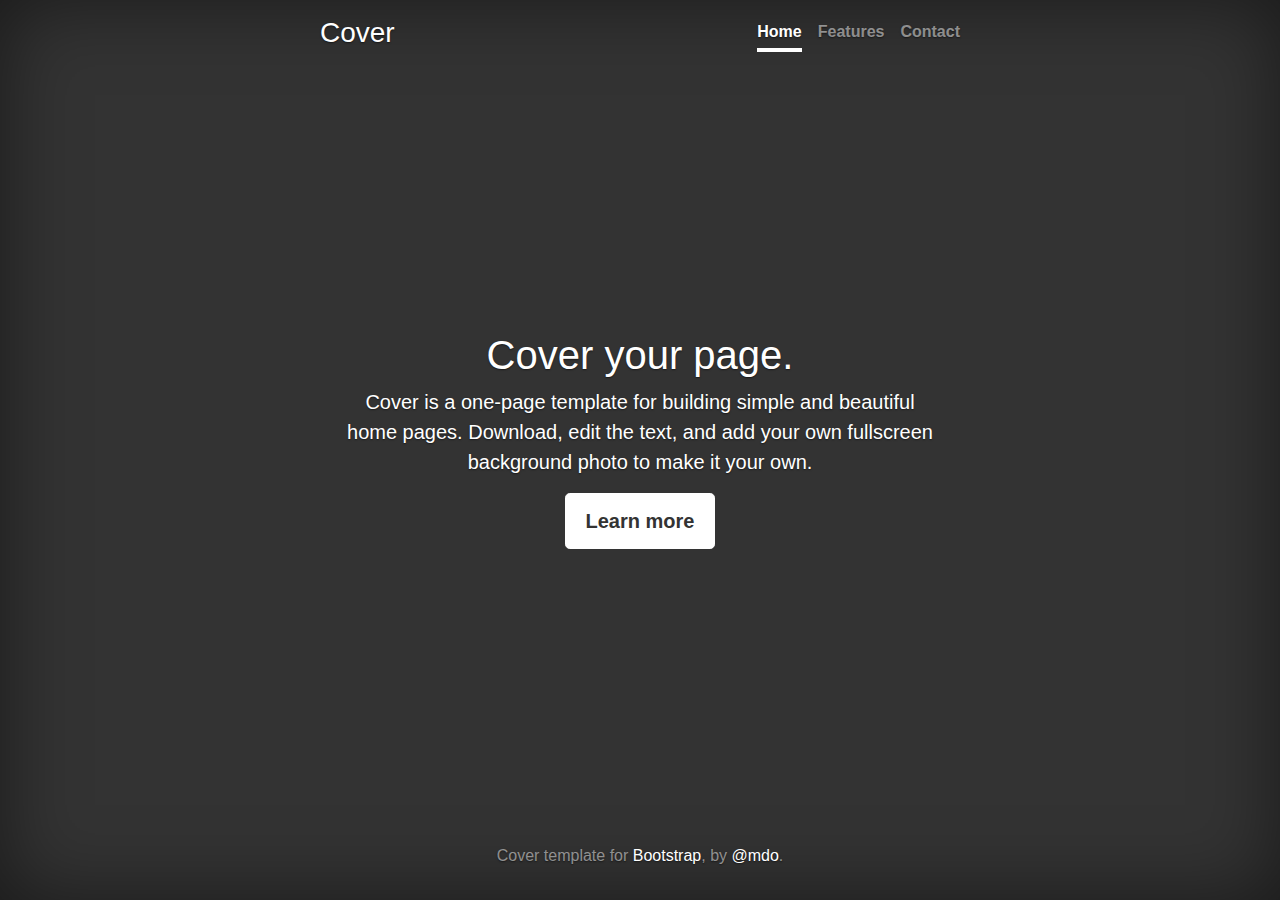
<file: public/bootstrap-4.0.0/docs/4.0/examples/cover/index.html>
<!doctype html>
<html lang="en">
  <head>
    <meta charset="utf-8">
    <meta name="viewport" content="width=device-width, initial-scale=1, shrink-to-fit=no">
    <meta name="description" content="">
    <meta name="author" content="">
    <link rel="icon" href="../../../../favicon.ico">

    <title>Cover Template for Bootstrap</title>

    <!-- Bootstrap core CSS -->
    <link href="../../../../dist/css/bootstrap.min.css" rel="stylesheet">

    <!-- Custom styles for this template -->
    <link href="cover.css" rel="stylesheet">
  </head>

  <body class="text-center">

    <div class="cover-container d-flex h-100 p-3 mx-auto flex-column">
      <header class="masthead mb-auto">
        <div class="inner">
          <h3 class="masthead-brand">Cover</h3>
          <nav class="nav nav-masthead justify-content-center">
            <a class="nav-link active" href="#">Home</a>
            <a class="nav-link" href="#">Features</a>
            <a class="nav-link" href="#">Contact</a>
          </nav>
        </div>
      </header>

      <main role="main" class="inner cover">
        <h1 class="cover-heading">Cover your page.</h1>
        <p class="lead">Cover is a one-page template for building simple and beautiful home pages. Download, edit the text, and add your own fullscreen background photo to make it your own.</p>
        <p class="lead">
          <a href="#" class="btn btn-lg btn-secondary">Learn more</a>
        </p>
      </main>

      <footer class="mastfoot mt-auto">
        <div class="inner">
          <p>Cover template for <a href="https://getbootstrap.com/">Bootstrap</a>, by <a href="https://twitter.com/mdo">@mdo</a>.</p>
        </div>
      </footer>
    </div>


    <!-- Bootstrap core JavaScript
    ================================================== -->
    <!-- Placed at the end of the document so the pages load faster -->
    <script src="https://code.jquery.com/jquery-3.2.1.slim.min.js" integrity="sha384-KJ3o2DKtIkvYIK3UENzmM7KCkRr/rE9/Qpg6aAZGJwFDMVNA/GpGFF93hXpG5KkN" crossorigin="anonymous"></script>
    <script>window.jQuery || document.write('<script src="../../../../assets/js/vendor/jquery-slim.min.js"><\/script>')</script>
    <script src="../../../../assets/js/vendor/popper.min.js"></script>
    <script src="../../../../dist/js/bootstrap.min.js"></script>
  </body>
</html>
</file>
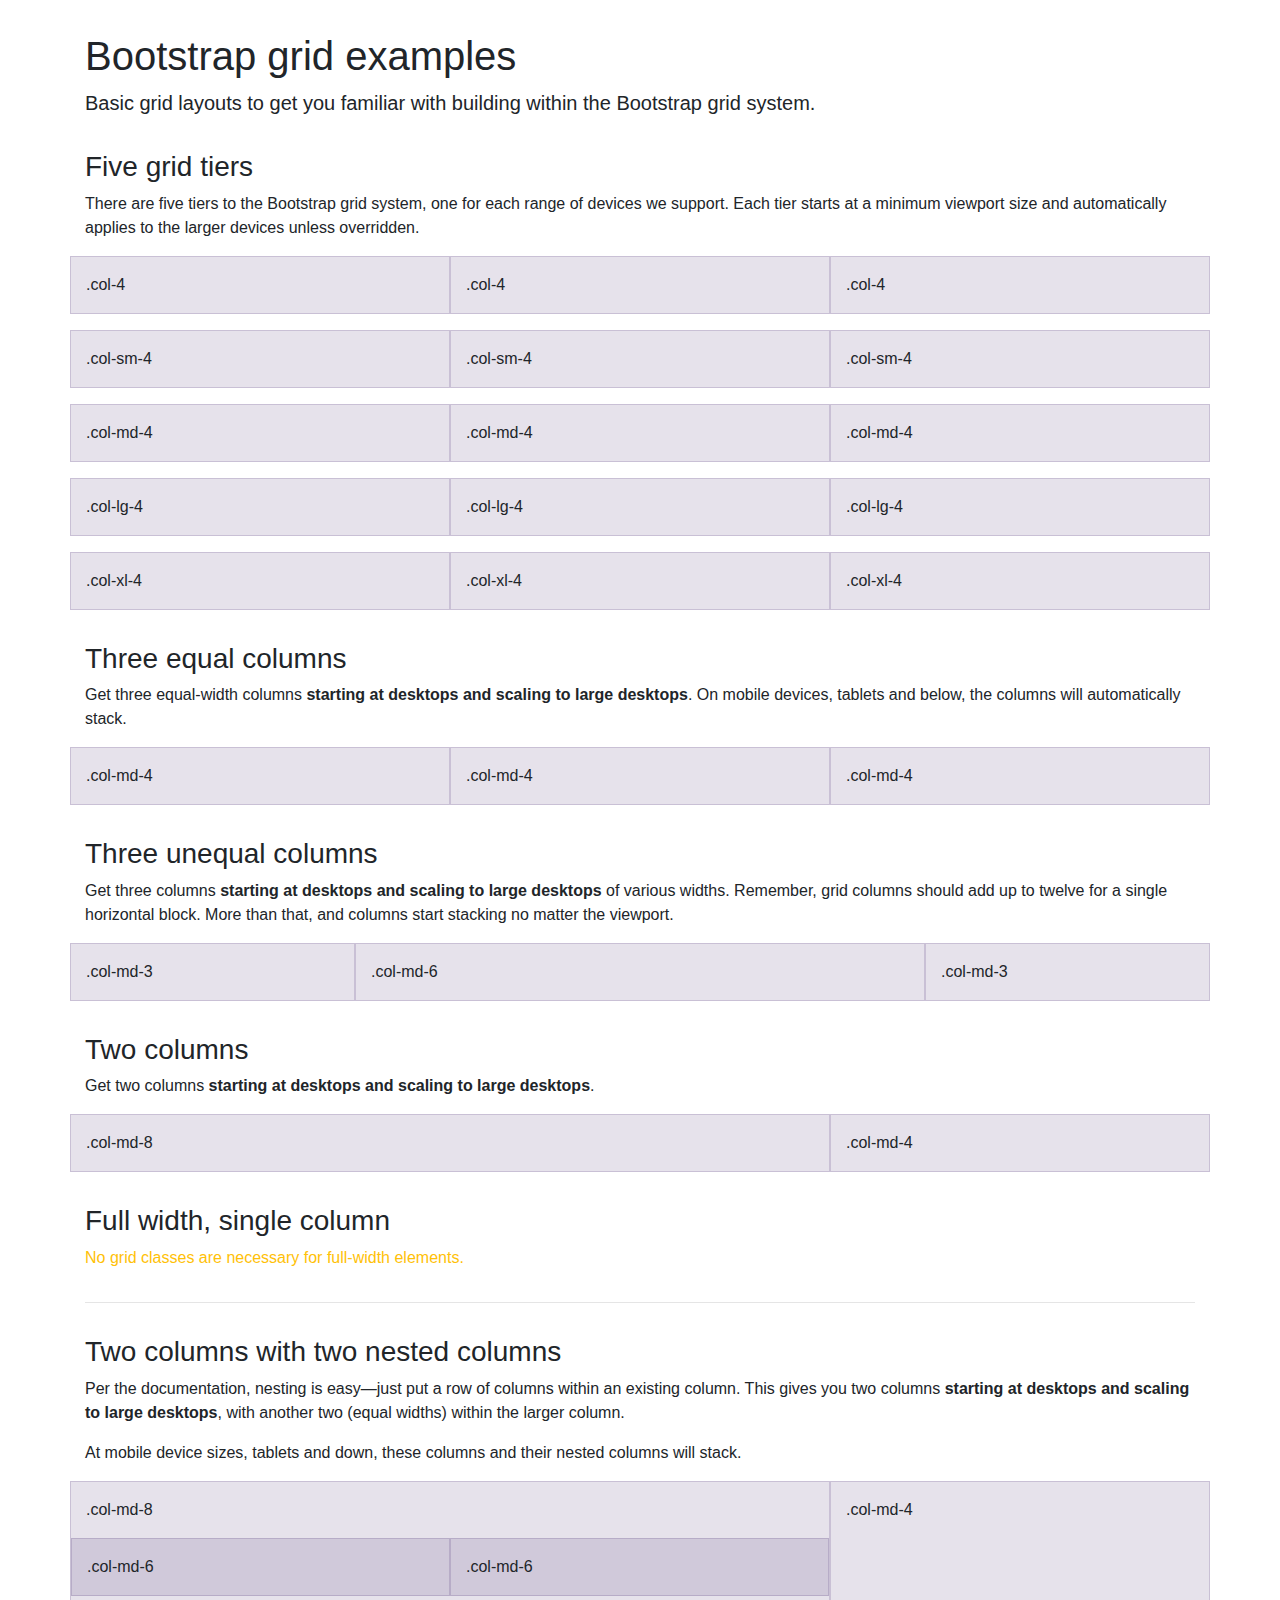
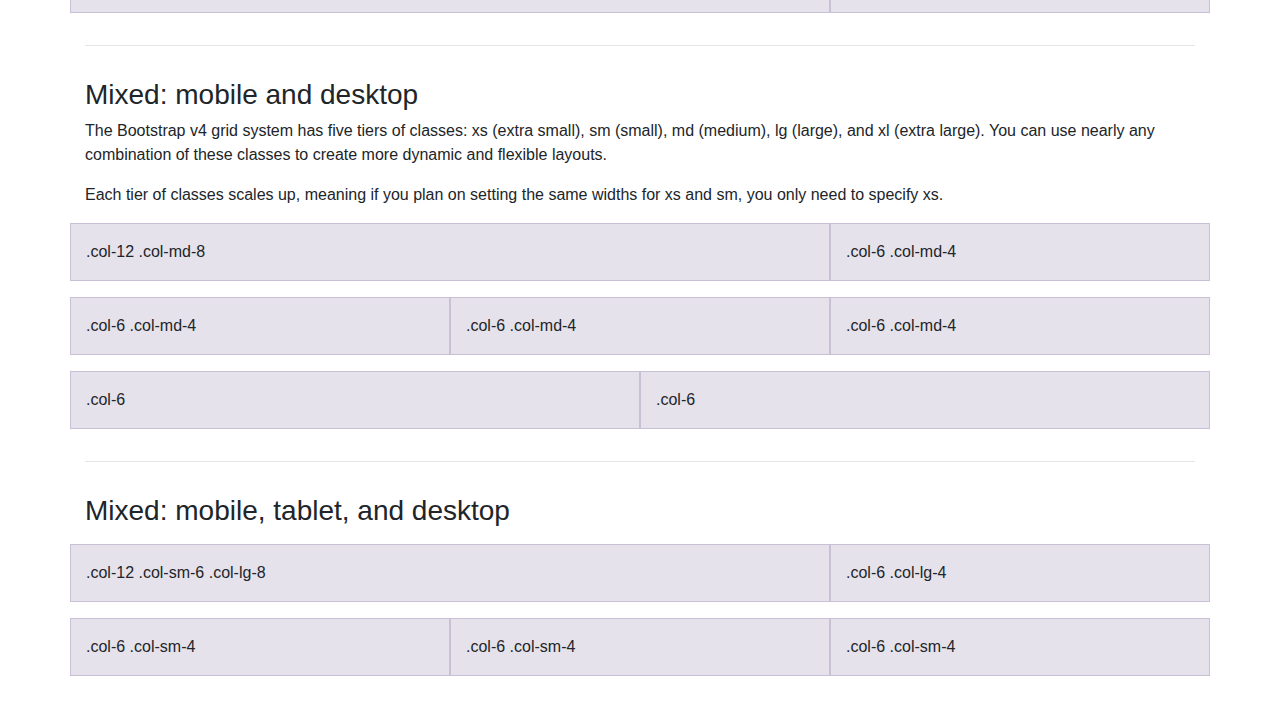
<file: public/bootstrap-4.0.0/docs/4.0/examples/grid/index.html>
<!doctype html>
<html lang="en">
  <head>
    <meta charset="utf-8">
    <meta name="viewport" content="width=device-width, initial-scale=1, shrink-to-fit=no">
    <meta name="description" content="">
    <meta name="author" content="">
    <link rel="icon" href="../../../../favicon.ico">

    <title>Grid Template for Bootstrap</title>

    <!-- Bootstrap core CSS -->
    <link href="../../../../dist/css/bootstrap.min.css" rel="stylesheet">

    <!-- Custom styles for this template -->
    <link href="grid.css" rel="stylesheet">
  </head>

  <body>
    <div class="container">

      <h1>Bootstrap grid examples</h1>
      <p class="lead">Basic grid layouts to get you familiar with building within the Bootstrap grid system.</p>

      <h3>Five grid tiers</h3>
      <p>There are five tiers to the Bootstrap grid system, one for each range of devices we support. Each tier starts at a minimum viewport size and automatically applies to the larger devices unless overridden.</p>

      <div class="row">
        <div class="col-4">.col-4</div>
        <div class="col-4">.col-4</div>
        <div class="col-4">.col-4</div>
      </div>

      <div class="row">
        <div class="col-sm-4">.col-sm-4</div>
        <div class="col-sm-4">.col-sm-4</div>
        <div class="col-sm-4">.col-sm-4</div>
      </div>

      <div class="row">
        <div class="col-md-4">.col-md-4</div>
        <div class="col-md-4">.col-md-4</div>
        <div class="col-md-4">.col-md-4</div>
      </div>

      <div class="row">
        <div class="col-lg-4">.col-lg-4</div>
        <div class="col-lg-4">.col-lg-4</div>
        <div class="col-lg-4">.col-lg-4</div>
      </div>

      <div class="row">
        <div class="col-xl-4">.col-xl-4</div>
        <div class="col-xl-4">.col-xl-4</div>
        <div class="col-xl-4">.col-xl-4</div>
      </div>

      <h3>Three equal columns</h3>
      <p>Get three equal-width columns <strong>starting at desktops and scaling to large desktops</strong>. On mobile devices, tablets and below, the columns will automatically stack.</p>
      <div class="row">
        <div class="col-md-4">.col-md-4</div>
        <div class="col-md-4">.col-md-4</div>
        <div class="col-md-4">.col-md-4</div>
      </div>

      <h3>Three unequal columns</h3>
      <p>Get three columns <strong>starting at desktops and scaling to large desktops</strong> of various widths. Remember, grid columns should add up to twelve for a single horizontal block. More than that, and columns start stacking no matter the viewport.</p>
      <div class="row">
        <div class="col-md-3">.col-md-3</div>
        <div class="col-md-6">.col-md-6</div>
        <div class="col-md-3">.col-md-3</div>
      </div>

      <h3>Two columns</h3>
      <p>Get two columns <strong>starting at desktops and scaling to large desktops</strong>.</p>
      <div class="row">
        <div class="col-md-8">.col-md-8</div>
        <div class="col-md-4">.col-md-4</div>
      </div>

      <h3>Full width, single column</h3>
      <p class="text-warning">No grid classes are necessary for full-width elements.</p>

      <hr>

      <h3>Two columns with two nested columns</h3>
      <p>Per the documentation, nesting is easy—just put a row of columns within an existing column. This gives you two columns <strong>starting at desktops and scaling to large desktops</strong>, with another two (equal widths) within the larger column.</p>
      <p>At mobile device sizes, tablets and down, these columns and their nested columns will stack.</p>
      <div class="row">
        <div class="col-md-8">
          .col-md-8
          <div class="row">
            <div class="col-md-6">.col-md-6</div>
            <div class="col-md-6">.col-md-6</div>
          </div>
        </div>
        <div class="col-md-4">.col-md-4</div>
      </div>

      <hr>

      <h3>Mixed: mobile and desktop</h3>
      <p>The Bootstrap v4 grid system has five tiers of classes: xs (extra small), sm (small), md (medium), lg (large), and xl (extra large). You can use nearly any combination of these classes to create more dynamic and flexible layouts.</p>
      <p>Each tier of classes scales up, meaning if you plan on setting the same widths for xs and sm, you only need to specify xs.</p>
      <div class="row">
        <div class="col-12 col-md-8">.col-12 .col-md-8</div>
        <div class="col-6 col-md-4">.col-6 .col-md-4</div>
      </div>
      <div class="row">
        <div class="col-6 col-md-4">.col-6 .col-md-4</div>
        <div class="col-6 col-md-4">.col-6 .col-md-4</div>
        <div class="col-6 col-md-4">.col-6 .col-md-4</div>
      </div>
      <div class="row">
        <div class="col-6">.col-6</div>
        <div class="col-6">.col-6</div>
      </div>

      <hr>

      <h3>Mixed: mobile, tablet, and desktop</h3>
      <p></p>
      <div class="row">
        <div class="col-12 col-sm-6 col-lg-8">.col-12 .col-sm-6 .col-lg-8</div>
        <div class="col-6 col-lg-4">.col-6 .col-lg-4</div>
      </div>
      <div class="row">
        <div class="col-6 col-sm-4">.col-6 .col-sm-4</div>
        <div class="col-6 col-sm-4">.col-6 .col-sm-4</div>
        <div class="col-6 col-sm-4">.col-6 .col-sm-4</div>
      </div>

    </div> <!-- /container -->
  </body>
</html>
</file>
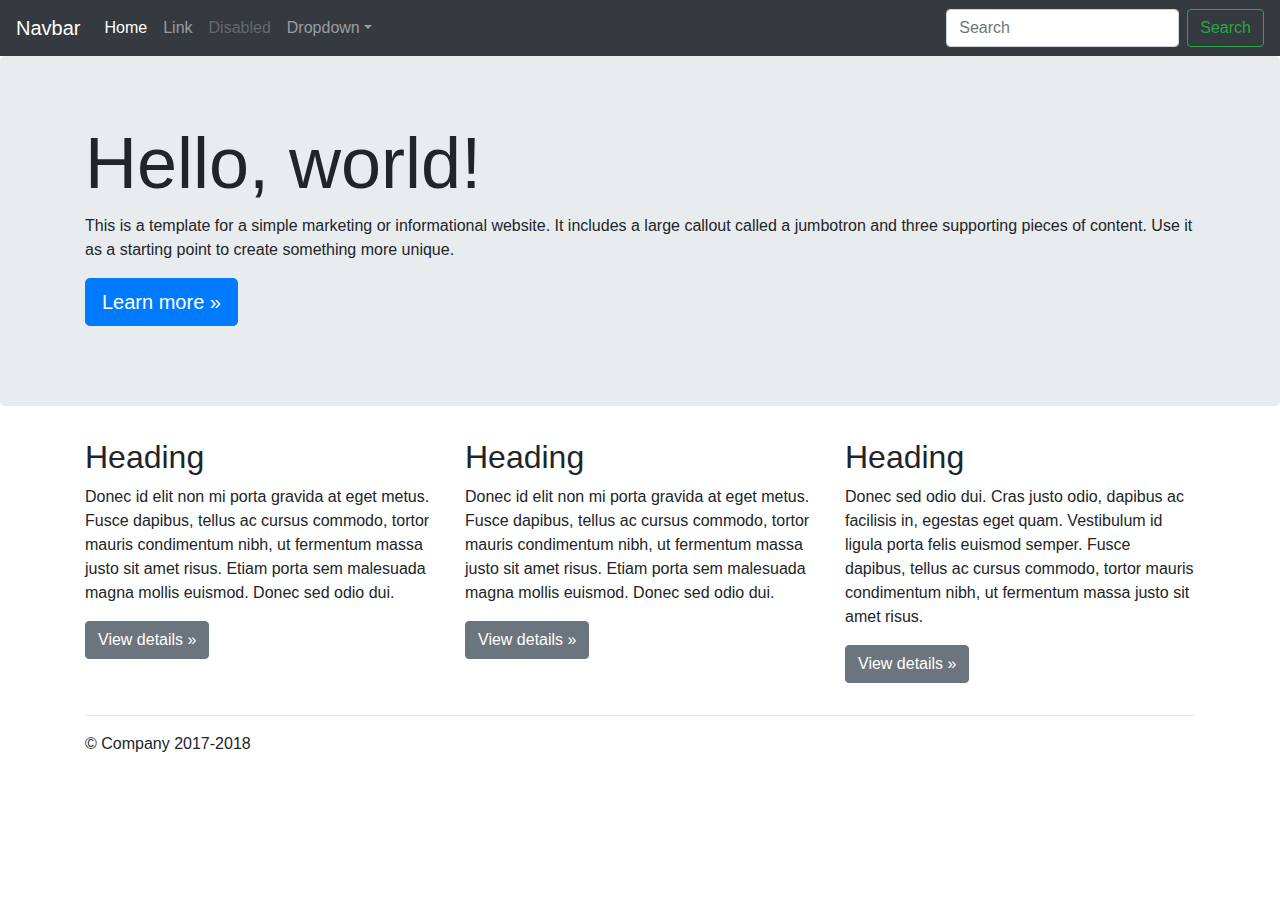
<file: public/bootstrap-4.0.0/docs/4.0/examples/jumbotron/index.html>
<!doctype html>
<html lang="en">
  <head>
    <meta charset="utf-8">
    <meta name="viewport" content="width=device-width, initial-scale=1, shrink-to-fit=no">
    <meta name="description" content="">
    <meta name="author" content="">
    <link rel="icon" href="../../../../favicon.ico">

    <title>Jumbotron Template for Bootstrap</title>

    <!-- Bootstrap core CSS -->
    <link href="../../../../dist/css/bootstrap.min.css" rel="stylesheet">

    <!-- Custom styles for this template -->
    <link href="jumbotron.css" rel="stylesheet">
  </head>

  <body>

    <nav class="navbar navbar-expand-md navbar-dark fixed-top bg-dark">
      <a class="navbar-brand" href="#">Navbar</a>
      <button class="navbar-toggler" type="button" data-toggle="collapse" data-target="#navbarsExampleDefault" aria-controls="navbarsExampleDefault" aria-expanded="false" aria-label="Toggle navigation">
        <span class="navbar-toggler-icon"></span>
      </button>

      <div class="collapse navbar-collapse" id="navbarsExampleDefault">
        <ul class="navbar-nav mr-auto">
          <li class="nav-item active">
            <a class="nav-link" href="#">Home <span class="sr-only">(current)</span></a>
          </li>
          <li class="nav-item">
            <a class="nav-link" href="#">Link</a>
          </li>
          <li class="nav-item">
            <a class="nav-link disabled" href="#">Disabled</a>
          </li>
          <li class="nav-item dropdown">
            <a class="nav-link dropdown-toggle" href="http://example.com" id="dropdown01" data-toggle="dropdown" aria-haspopup="true" aria-expanded="false">Dropdown</a>
            <div class="dropdown-menu" aria-labelledby="dropdown01">
              <a class="dropdown-item" href="#">Action</a>
              <a class="dropdown-item" href="#">Another action</a>
              <a class="dropdown-item" href="#">Something else here</a>
            </div>
          </li>
        </ul>
        <form class="form-inline my-2 my-lg-0">
          <input class="form-control mr-sm-2" type="text" placeholder="Search" aria-label="Search">
          <button class="btn btn-outline-success my-2 my-sm-0" type="submit">Search</button>
        </form>
      </div>
    </nav>

    <main role="main">

      <!-- Main jumbotron for a primary marketing message or call to action -->
      <div class="jumbotron">
        <div class="container">
          <h1 class="display-3">Hello, world!</h1>
          <p>This is a template for a simple marketing or informational website. It includes a large callout called a jumbotron and three supporting pieces of content. Use it as a starting point to create something more unique.</p>
          <p><a class="btn btn-primary btn-lg" href="#" role="button">Learn more &raquo;</a></p>
        </div>
      </div>

      <div class="container">
        <!-- Example row of columns -->
        <div class="row">
          <div class="col-md-4">
            <h2>Heading</h2>
            <p>Donec id elit non mi porta gravida at eget metus. Fusce dapibus, tellus ac cursus commodo, tortor mauris condimentum nibh, ut fermentum massa justo sit amet risus. Etiam porta sem malesuada magna mollis euismod. Donec sed odio dui. </p>
            <p><a class="btn btn-secondary" href="#" role="button">View details &raquo;</a></p>
          </div>
          <div class="col-md-4">
            <h2>Heading</h2>
            <p>Donec id elit non mi porta gravida at eget metus. Fusce dapibus, tellus ac cursus commodo, tortor mauris condimentum nibh, ut fermentum massa justo sit amet risus. Etiam porta sem malesuada magna mollis euismod. Donec sed odio dui. </p>
            <p><a class="btn btn-secondary" href="#" role="button">View details &raquo;</a></p>
          </div>
          <div class="col-md-4">
            <h2>Heading</h2>
            <p>Donec sed odio dui. Cras justo odio, dapibus ac facilisis in, egestas eget quam. Vestibulum id ligula porta felis euismod semper. Fusce dapibus, tellus ac cursus commodo, tortor mauris condimentum nibh, ut fermentum massa justo sit amet risus.</p>
            <p><a class="btn btn-secondary" href="#" role="button">View details &raquo;</a></p>
          </div>
        </div>

        <hr>

      </div> <!-- /container -->

    </main>

    <footer class="container">
      <p>&copy; Company 2017-2018</p>
    </footer>

    <!-- Bootstrap core JavaScript
    ================================================== -->
    <!-- Placed at the end of the document so the pages load faster -->
    <script src="https://code.jquery.com/jquery-3.2.1.slim.min.js" integrity="sha384-KJ3o2DKtIkvYIK3UENzmM7KCkRr/rE9/Qpg6aAZGJwFDMVNA/GpGFF93hXpG5KkN" crossorigin="anonymous"></script>
    <script>window.jQuery || document.write('<script src="../../../../assets/js/vendor/jquery-slim.min.js"><\/script>')</script>
    <script src="../../../../assets/js/vendor/popper.min.js"></script>
    <script src="../../../../dist/js/bootstrap.min.js"></script>
  </body>
</html>
</file>
<file: css/skeleton.css>
/*
* Skeleton V2.0.4
* Copyright 2014, Dave Gamache
* www.getskeleton.com
* Free to use under the MIT license.
* http://www.opensource.org/licenses/mit-license.php
* 12/29/2014
*/


/* Table of contents
––––––––––––––––––––––––––––––––––––––––––––––––––
- Grid
- Base Styles
- Typography
- Links
- Buttons
- Forms
- Lists
- Code
- Tables
- Spacing
- Utilities
- Clearing
- Media Queries
*/


/* Grid
–––––––––––––––––––––––––––––––––––––––––––––––––– */
.container {
  position: relative;
  width: 100%;
  max-width: 960px;
  margin: 0 auto;
  padding: 0 20px;
  box-sizing: border-box; }
.column,
.columns {
  width: 100%;
  float: left;
  box-sizing: border-box; }

/* For devices larger than 400px */
@media (min-width: 400px) {
  .container {
    width: 85%;
    padding: 0; }
}

/* For devices larger than 550px */
@media (min-width: 550px) {
  .container {
    width: 80%; }
  .column,
  .columns {
    margin-left: 4%; }
  .column:first-child,
  .columns:first-child {
    margin-left: 0; }

  .one.column,
  .one.columns                    { width: 4.66666666667%; }
  .two.columns                    { width: 13.3333333333%; }
  .three.columns                  { width: 22%;            }
  .four.columns                   { width: 30.6666666667%; }
  .five.columns                   { width: 39.3333333333%; }
  .six.columns                    { width: 48%;            }
  .seven.columns                  { width: 56.6666666667%; }
  .eight.columns                  { width: 65.3333333333%; }
  .nine.columns                   { width: 74.0%;          }
  .ten.columns                    { width: 82.6666666667%; }
  .eleven.columns                 { width: 91.3333333333%; }
  .twelve.columns                 { width: 100%; margin-left: 0; }

  .one-third.column               { width: 30.6666666667%; }
  .two-thirds.column              { width: 65.3333333333%; }

  .one-half.column                { width: 48%; }

  /* Offsets */
  .offset-by-one.column,
  .offset-by-one.columns          { margin-left: 8.66666666667%; }
  .offset-by-two.column,
  .offset-by-two.columns          { margin-left: 17.3333333333%; }
  .offset-by-three.column,
  .offset-by-three.columns        { margin-left: 26%;            }
  .offset-by-four.column,
  .offset-by-four.columns         { margin-left: 34.6666666667%; }
  .offset-by-five.column,
  .offset-by-five.columns         { margin-left: 43.3333333333%; }
  .offset-by-six.column,
  .offset-by-six.columns          { margin-left: 52%;            }
  .offset-by-seven.column,
  .offset-by-seven.columns        { margin-left: 60.6666666667%; }
  .offset-by-eight.column,
  .offset-by-eight.columns        { margin-left: 69.3333333333%; }
  .offset-by-nine.column,
  .offset-by-nine.columns         { margin-left: 78.0%;          }
  .offset-by-ten.column,
  .offset-by-ten.columns          { margin-left: 86.6666666667%; }
  .offset-by-eleven.column,
  .offset-by-eleven.columns       { margin-left: 95.3333333333%; }

  .offset-by-one-third.column,
  .offset-by-one-third.columns    { margin-left: 34.6666666667%; }
  .offset-by-two-thirds.column,
  .offset-by-two-thirds.columns   { margin-left: 69.3333333333%; }

  .offset-by-one-half.column,
  .offset-by-one-half.columns     { margin-left: 52%; }

}


/* Base Styles
–––––––––––––––––––––––––––––––––––––––––––––––––– */
/* NOTE
html is set to 62.5% so that all the REM measurements throughout Skeleton
are based on 10px sizing. So basically 1.5rem = 15px :) */
html {
  font-size: 62.5%; }
body {
  font-size: 1.5em; /* currently ems cause chrome bug misinterpreting rems on body element */
  line-height: 1.6;
  font-weight: 400;
  font-family: "Raleway", "HelveticaNeue", "Helvetica Neue", Helvetica, Arial, sans-serif;
  color: #222; }


/* Typography
–––––––––––––––––––––––––––––––––––––––––––––––––– */
h1, h2, h3, h4, h5, h6 {
  margin-top: 0;
  margin-bottom: 2rem;
  font-weight: 300; }
h1 { font-size: 4.0rem; line-height: 1.2;  letter-spacing: -.1rem;}
h2 { font-size: 3.6rem; line-height: 1.25; letter-spacing: -.1rem; }
h3 { font-size: 3.0rem; line-height: 1.3;  letter-spacing: -.1rem; }
h4 { font-size: 2.4rem; line-height: 1.35; letter-spacing: -.08rem; }
h5 { font-size: 1.8rem; line-height: 1.5;  letter-spacing: -.05rem; }
h6 { font-size: 1.5rem; line-height: 1.6;  letter-spacing: 0; }

/* Larger than phablet */
@media (min-width: 550px) {
  h1 { font-size: 5.0rem; }
  h2 { font-size: 4.2rem; }
  h3 { font-size: 3.6rem; }
  h4 { font-size: 3.0rem; }
  h5 { font-size: 2.4rem; }
  h6 { font-size: 1.5rem; }
}

p {
  margin-top: 0; }


/* Links
–––––––––––––––––––––––––––––––––––––––––––––––––– */
a {
  color: #1EAEDB; }
a:hover {
  color: #0FA0CE; }


/* Buttons
–––––––––––––––––––––––––––––––––––––––––––––––––– */
.button,
button,
input[type="submit"],
input[type="reset"],
input[type="button"] {
  display: inline-block;
  height: 38px;
  padding: 0 30px;
  color: #555;
  text-align: center;
  font-size: 11px;
  font-weight: 600;
  line-height: 38px;
  letter-spacing: .1rem;
  text-transform: uppercase;
  text-decoration: none;
  white-space: nowrap;
  background-color: transparent;
  border-radius: 4px;
  border: 1px solid #bbb;
  cursor: pointer;
  box-sizing: border-box; }
.button:hover,
button:hover,
input[type="submit"]:hover,
input[type="reset"]:hover,
input[type="button"]:hover,
.button:focus,
button:focus,
input[type="submit"]:focus,
input[type="reset"]:focus,
input[type="button"]:focus {
  color: #333;
  border-color: #888;
  outline: 0; }
.button.button-primary,
button.button-primary,
input[type="submit"].button-primary,
input[type="reset"].button-primary,
input[type="button"].button-primary {
  color: #FFF;
  background-color: #33C3F0;
  border-color: #33C3F0; }
.button.button-primary:hover,
button.button-primary:hover,
input[type="submit"].button-primary:hover,
input[type="reset"].button-primary:hover,
input[type="button"].button-primary:hover,
.button.button-primary:focus,
button.button-primary:focus,
input[type="submit"].button-primary:focus,
input[type="reset"].button-primary:focus,
input[type="button"].button-primary:focus {
  color: #FFF;
  background-color: #1EAEDB;
  border-color: #1EAEDB; }


/* Forms
–––––––––––––––––––––––––––––––––––––––––––––––––– */
input[type="email"],
input[type="number"],
input[type="search"],
input[type="text"],
input[type="tel"],
input[type="url"],
input[type="password"],
textarea,
select {
  height: 38px;
  padding: 6px 10px; /* The 6px vertically centers text on FF, ignored by Webkit */
  background-color: #fff;
  border: 1px solid #D1D1D1;
  border-radius: 4px;
  box-shadow: none;
  box-sizing: border-box; }
/* Removes awkward default styles on some inputs for iOS */
input[type="email"],
input[type="number"],
input[type="search"],
input[type="text"],
input[type="tel"],
input[type="url"],
input[type="password"],
textarea {
  -webkit-appearance: none;
     -moz-appearance: none;
          appearance: none; }
textarea {
  min-height: 65px;
  padding-top: 6px;
  padding-bottom: 6px; }
input[type="email"]:focus,
input[type="number"]:focus,
input[type="search"]:focus,
input[type="text"]:focus,
input[type="tel"]:focus,
input[type="url"]:focus,
input[type="password"]:focus,
textarea:focus,
select:focus {
  border: 1px solid #33C3F0;
  outline: 0; }
label,
legend {
  display: block;
  margin-bottom: .5rem;
  font-weight: 600; }
fieldset {
  padding: 0;
  border-width: 0; }
input[type="checkbox"],
input[type="radio"] {
  display: inline; }
label > .label-body {
  display: inline-block;
  margin-left: .5rem;
  font-weight: normal; }


/* Lists
–––––––––––––––––––––––––––––––––––––––––––––––––– */
ul {
  list-style: circle inside; }
ol {
  list-style: decimal inside; }
ol, ul {
  padding-left: 0;
  margin-top: 0; }
ul ul,
ul ol,
ol ol,
ol ul {
  margin: 1.5rem 0 1.5rem 3rem;
  font-size: 90%; }
li {
  margin-bottom: 1rem; }


/* Code
–––––––––––––––––––––––––––––––––––––––––––––––––– */
code {
  padding: .2rem .5rem;
  margin: 0 .2rem;
  font-size: 90%;
  white-space: nowrap;
  background: #F1F1F1;
  border: 1px solid #E1E1E1;
  border-radius: 4px; }
pre > code {
  display: block;
  padding: 1rem 1.5rem;
  white-space: pre; }


/* Tables
–––––––––––––––––––––––––––––––––––––––––––––––––– */
th,
td {
  padding: 12px 15px;
  text-align: left;
  border-bottom: 1px solid #E1E1E1; }
th:first-child,
td:first-child {
  padding-left: 0; }
th:last-child,
td:last-child {
  padding-right: 0; }


/* Spacing
–––––––––––––––––––––––––––––––––––––––––––––––––– */
button,
.button {
  margin-bottom: 1rem; }
input,
textarea,
select,
fieldset {
  margin-bottom: 1.5rem; }
pre,
blockquote,
dl,
figure,
table,
p,
ul,
ol,
form {
  margin-bottom: 2.5rem; }


/* Utilities
–––––––––––––––––––––––––––––––––––––––––––––––––– */
.u-full-width {
  width: 100%;
  box-sizing: border-box; }
.u-max-full-width {
  max-width: 100%;
  box-sizing: border-box; }
.u-pull-right {
  float: right; }
.u-pull-left {
  float: left; }


/* Misc
–––––––––––––––––––––––––––––––––––––––––––––––––– */
hr {
  margin-top: 3rem;
  margin-bottom: 3.5rem;
  border-width: 0;
  border-top: 1px solid #E1E1E1; }


/* Clearing
–––––––––––––––––––––––––––––––––––––––––––––––––– */

/* Self Clearing Goodness */
.container:after,
.row:after,
.u-cf {
  content: "";
  display: table;
  clear: both; }


/* Media Queries
–––––––––––––––––––––––––––––––––––––––––––––––––– */
/*
Note: The best way to structure the use of media queries is to create the queries
near the relevant code. For example, if you wanted to change the styles for buttons
on small devices, paste the mobile query code up in the buttons section and style it
there.
*/


/* Larger than mobile */
@media (min-width: 400px) {}

/* Larger than phablet (also point when grid becomes active) */
@media (min-width: 550px) {}

/* Larger than tablet */
@media (min-width: 750px) {}

/* Larger than desktop */
@media (min-width: 1000px) {}

/* Larger than Desktop HD */
@media (min-width: 1200px) {}
</file>
<file: css/min.css>
/*
    DEMO STYLE
*/
@import "https://fonts.googleapis.com/css?family=Roboto:300,400,500,600,700";

body{
    overflow-x: hidden;
    background-color: #99E1D9;
    color: black;
    font-family: 'Roboto'; 

}

#content {
    font-family: 'Roboto', sans-serif;
}

p {
    font-family: 'Roboto', sans-serif;
    font-size: 1.5rem;
    font-weight: 300;
    line-height: 1.7em;
}

h1{
    font-size: 8vw;
    font-family: 'Roboto';
}

a, a:hover, a:focus {
    color: inherit;
    text-decoration: none;
    transition: all 0.3s;
}

html, body {
    height:100%;
} 
.wrapper{
  cursor: context-menu;
}
/* ---------------------------------------------------
    NAVBAR STYLE AND EXPANSION
----------------------------------------------------- */

#navbar {
    height: 5rem;
    width: 100vw;
    position: fixed;      
    z-index: 999;
    background: #32292F;
    color: #fff;
    transition: all cubic-bezier(0.25,0.1,0.25,1) .25s;
    margin-left: 0rem;
    box-shadow: 0px 0px 30px 10px #32292F;
}

#navbar .brand-logo {
	margin-left: 1vw;
}


#navbar.active {
    margin-top: -5rem;        
}

i.right {
    float: right;
    margin-left: 1vw;
}

nav ul a:hover {
    background-color: rgba(0,0,0,0.5);
    height: 5rem;
}

ul li a {
    font-size: 1.5em !important;
    padding-left: 4vw !important;
    background: #32292F;
}
nav ul a {   
    transition: background-color 1s;
    font-size: 1rem;
    color: #fff;
    display: block;
    padding: 0 4vw;
    cursor: pointer;
    height: 5rem;
}
#navbar .icon{	
	font-size: 2rem;
}

#navbarCollapse {
	height: -10rem;
    position: fixed;
    left: 0;
    /*top: 2%;*/
    cursor: pointer;
    font-size: 1.5rem;
    color: white;
    background: #32292F;
    border: 1px solid transparent;
    border-radius: 0rem .5rem .5rem 0rem;
    padding: 0.25rem 0.5rem;
    margin-left: 0rem;
    z-index: 3;
    transition: all cubic-bezier(0.25,0.1,0.25,1) .25s;
}

#navbarCollapse:hover {
    cursor: pointer;
    background: #32292F;
    color: white;
    transition: all cubic-bezier(0.25,0.1,0.25,1) .25s;
    box-shadow: 0px 0px 30px 10px #32292F;
}

#navbarCollapse:focus{
    outline-style: none;
}

#navbarCollapse.active {
    top: 5rem;    
    cursor: pointer;
    background-color: #32292F;
    color: white;
    transition: all cubic-bezier(0.25,0.1,0.25,1) .25s;
    z-index: 2;
}

#navbarCollapse.active:hover {
    cursor: pointer;
    transition: all cubic-bezier(0.25,0.1,0.25,1) .25s;
    box-shadow: 0px 0px 30px 10px #32292F;
}

.advanceButtons {
    margin: 2% 0%;
    padding: auto 15%;
    cursor: pointer;
    background-color: #32292F;
    color: white;
    border: 1px solid transparent;
    border-radius: 1rem;
    transition: all cubic-bezier(0.25,0.1,0.25,1) .25s;
}

.advanceButtons:hover {
    box-shadow: 0px 0px 30px 10px background: #32292F;
}

.advanceButtons:focus{
    outline-style: none;
}

.advanceButtons span{
    font-size: 4rem;
}

.advanceButtons h2 {
    font-size: 2.5rem;
}

.dropdown-content p { 
  color: white;
}


.dropdown-content { 
  margin-top: 5rem !important;
}




/* ---------------------------------------------------
    SIDEBAR STYLE
----------------------------------------------------- */
#sidebar {    
    width: 20vh;
    position: fixed;
    top: 0;
    left: 0;
    height: 120vh;
    z-index: 999;
    background: #32292F;
    color: #fff;
    transition: all cubic-bezier(0.25,0.1,0.25,1) .25s;
    margin-left: 0rem;
}

#sidebar.active {    
    margin-left: -20rem;
}

#sidebar .sidebar-header {
    padding: 20px;
    background: #32292F;
}

.sidebar-header p {
    font-size: 1.5rem;
    color: white;
}

#sidebar ul.components {
    padding: 10px 0;
}

#sidebar ul p {
    color: #fff;
    padding: 10px;
}

#sidebar ul li a {
    padding: 10px;
    font-size: 1.52em;
    display: block;
}
#sidebar ul li a:hover {
    color: #32292F;
    background: #fff;
}

#sidebar ul li.active > a, a[aria-expanded="true"] {
    color: #fff;
    background: #32292F;
}

#sidebar h2{
	font-size: 3em;
}

/*ul li a {
    font-size: 1.55em !important;
    padding-left: 60px !important;
    background: #32292F;
}*/

.icon span {
    font-size: 1.5rem;
}


/* ---------------------------------------------------
    CONTENT STYLE
----------------------------------------------------- */
.menuTop{
    top: 0;
    left: 0;
}

.fixedBackImg {
    min-width: 100%;
    min-height: 30rem;
    background-size: 500%;
    background-attachment: fixed;
    background-position: center;
    background-repeat: no-repeat;
    background-size: cover;
}

#cityBackground {
    background-position: 20% 0% 0% 0%;
    /*background-size: 120%;*/
    height: 250vh;
    background-image: url('../img/cityBackground.jpg');
    
    background-blend-mode: lighten;    
}



#menu{
    cursor: pointer;
    font-size: 3rem;
}

.imageShadow:before
{
    display:block;
    content:'';
    position:absolute;
    width:100%;
    height:100%;
    -moz-box-shadow:inset 0px 0px 3px 1px rgba(0,0,0,1);
    -webkit-box-shadow:inset 0px 0px 3px 1px rgba(0,0,0,1);
    box-shadow:inset 0px 0px 3px 1px rgba(0,0,0,1);
}

.parallax{
	background-attachment: fixed;
    background-position: center;
    background-repeat: no-repeat;
    background-size: cover;
    position: relative;
    /*margin-top: 5%;*/
    padding: 15% 7.5%;
}


#parallax1 .shadeOutline{
    background-color: rgba(255,255,255,.7);
    color: black;
    box-shadow: 0px 0px 100px 50px rgba(255,255,255,0.2);
    width: 95vw;
}

.shadeOutline{
    background-color: rgba(255,255,255,0.9);
    color: black;
    box-shadow: 0px 0px 100px 50px rgba(255,255,255,0.5);
}

#content {
    width: 100%;
    padding: 0% 7.5%;
    transition: all cubic-bezier(0.25,0.1,0.25,1) .25s;
    top: 0;
    right: 0;
}

#content.active {
    width: 100%;
}

.testHeader{
    /* border: solid black 1px; */
    width: 100%;
}

#sidebarCollapse {
    position: fixed;
    left: 0;
    top: 2%;
    cursor: pointer;
    font-size: 1.5rem;
    color: white;
    background: #32292F;
    border: 1px solid transparent;
    border-radius: 0rem .5rem .5rem 0rem;
    padding: 0.25rem 0.5rem;
    margin-left: 0rem;
    z-index: 3;
    transition: all cubic-bezier(0.25,0.1,0.25,1) .25s;
}

#sidebarCollapse:hover {
    cursor: pointer;
    background: #32292F;
    color: white;
    transition: all cubic-bezier(0.25,0.1,0.25,1) .25s;
    box-shadow: 0px 0px 30px 10px #32292F;
}

#sidebarCollapse:focus{
    outline-style: none;
}

#sidebarCollapse.active {
    top: 0%;
    margin-left: 20rem;
    cursor: pointer;
    background-color: #32292F;
    color: white;
    transition: all cubic-bezier(0.25,0.1,0.25,1) .25s;
    z-index: 2;
}

#sidebarCollapse.active:hover {
    cursor: pointer;
    transition: all cubic-bezier(0.25,0.1,0.25,1) .25s;
    box-shadow: 0px 0px 30px 10px #32292F;
}

.advanceButtons {
    margin: 2% 0%;
    padding: auto 15%;
    cursor: pointer;
    background-color: #32292F;
    color: white;
    border: 1px solid transparent;
    border-radius: 1rem;
    transition: all cubic-bezier(0.25,0.1,0.25,1) .25s;
}

.advanceButtons:hover {
    box-shadow: 0px 0px 30px 10px background: #32292F;
}

.advanceButtons:focus{
    outline-style: none;
}

.advanceButtons span{
    font-size: 4rem;
}

.advanceButtons h2 {
    font-size: 2.5rem;
}

#title, .bodyText1 {
    padding: 1% 1%;
    transition: all cubic-bezier(0.25,0.1,0.25,1) .25s;
    /*background-color: rgb(112, 171, 175, 0);*/    
    box-shadow: 0px 0px 100px 50px rgba(255,255,255,0.1);
    color: white;
    font-size: 5rem;
    margin-top: -30vh;
    right: -6vw;
    
}

#title{
    /* -webkit-text-stroke: 1.25px black; */
    margin-bottom: 50vh;
}

.bodyText1 {
    /* display: table; */
    text-align: center;
}

.text{
    width: 100%;
}

.image{
    width: 100%;
    height: 100%;
}

.intro{
    /* border: solid black 1px; */
    display: flex;
    align-items: start;
}

/*mis-nomer: centers everything*/
.introTitle{
	display: block;
	font-size: 7.5vw;
  text-align: center;
  justify-content: center;
  cursor: context-menu;
}

#introTitle, #prototype1, #feedIterating, #prototype2, #wireframes {
    font-size: 7.5vw;
    text-align: center;
}

#needRes {
    font-size: 6.5vw;
}

#results {
    font-size: 5.5vw;
}

#introTitle{
    display: block;
}

#introText{
    padding: 0rem 1rem;
    font-size: 10vw;
}

#introText p {
    font-size: 1.5vw;
    text-align: center;
}

.header, .intro, #introText, #introTitle{
    justify-content: center;
}


#theme b {
    font-size: 1.5rem;
}

#sportingEvents p{
    font-size: 2rem;
}


#parallax1{
	background-size: 100%;
  background-image: url('../img/mainPageWallPaper.jpg');
  height: 100vh;    	
}

#parallax2{
	background-image: url('../img/project.jpg');
  margin-top: -5vh;
  background-size: 100%;    
}

/* Do It Early Parallax */
#parallax2-1 {
	background-size: 100%;   
	min-height: 110vh;
	background-image: url('../img/doItEarlySummary.jpg');	
}

#parallax2-2 {	
	background-size: 90%;
	align-content: center;
	margin-left: 5vw;
	margin-right: 5vw;
	background-image: url('../img/doItEarlyAbleton.png');	
}

#parallax2-3{
    background-size: 100%;   
    height: 80vh;
    background-image: url('../img/doItEarlyStart.png'); 
    margin-top: 3vh;
    margin-bottom: 6vh; 
    margin-left: 2vh;
    margin-right: 2vh; 
}

.abletonText p{
	margin-top: .9rem;
	font-size: 1.25rem;
	margin-right: 1rem;
	margin-left: 2rem;
	position: relative;
}

#closingStatement p {
    font-size: 2.5rem;
}

#parallax4{    
    min-height: 100vh;
    background-size: 100%;
    background-image: url('../img/pantryPantry.png'); 
    
}

#parallax5{
    height: 100vh;
    background-size: 100%;
    background-image: url('../img/ucsdIntro.png');
}

#parallax6{
    height: 70vh;
    background-size: 90%;
    margin-right: 5vw;
    margin-left: 5vw;
    margin-top: 20vh;
    /*margin-bottom: 10vh;*/
    background-image: url('../img/nbanba.jpg');
}

#parallax7{
    width: 100%;
    height: 100vh;    
    background-image: url('../img/nbaPy1.jpg');    
}


#parallax8{
    width: 100%;
    height: 100vh;    
    background-image: url('../img/carLegoBugatti.jpg');    
}

#wireframes {
    font-size: 6.5vw;
}

/* #largeSketch, #largeSketch2, #largeSketch3 {
    transform: rotate(90deg);
} */



.link{
	color: blue;
	text-decoration: underline;
}

/*Project dropbar*/
#projectDropdown{
	padding-left: 0;
}

ul{
	list-style-type: none;	
}

/*---------------------------------------------------
    ABOUTME
---------------------------------------------------*/
.aboutMeInfo p{
    font-size: 1.25rem;    

}

.aboutMeInfo i{
    margin-right: 1vw; 
    font-size: 2rem;
}

#parallax1 h1{
    font-size: 5rem;
    margin-top: -2vh;
}

/*---------------------------------------------------
    DOITEARLY
---------------------------------------------------*/
/*smooth scroll */
#doItEarly{

}

.doItEarlyHeader{
 margin-top: -70vh;

}
.doItEarlyDrop{
    cursor: pointer;
    justify-content: right;
    border-style: solid;
    border-width: 0.5vh;
    background-color: white;
}

#doItEarlyDrop{
    width: 20vw !important;
}

 #parallax2-3 .shadeOutline{
    width: 80vw;
 }

.doItEarly{
    justify-content: center;

    /*padding: 2% 2%;*/
}

.doItEarlyIntro{
    /*min-height: 100vh;*/
    height: 100vh;
}

.do-it-early-findings-slideshow-container p{
    position: absolute;
    width: 100%;   
    font-size: 1.2rem;
    text-align: center;
}

.doItEarly p{    
    font-size: 1.2rem;
    text-align: center;
}

.doItEarly .break{
    margin-bottom: 10vh;
}

.doItEarly h1{
    font-size: 4rem;
    text-align: center;
}

.doItEarly li{
    font-size: 1.1rem;
}

.doItEarlySound{
    margin-top: -20vh;
}

.doItEarlyEnd{
    margin-bottom: -25vh;
    margin-top: -25vh;    
}


/*---------------------------------------------------
    NBAPY
---------------------------------------------------*/
#doItEarlyTo_nbapy_gradient{
 background-image: linear-gradient(#99E1D9, #802392);
 height: 25vh;
 background-repeat: no-repeat;
}

.nbaPyHeader{
  background-color: #802392;
  color: white;
}

.nbaPy{
    background-color: #802392;
    color: white;
}

#parallax3 {  
    background-size: 100%;
    align-content: center;
    color: black;
    background-image: url('../img/nbaPyBackground.jpg');   
}

.nbaPy .shadeOutline p {
    margin-left: 0.5vw;
    margin-right: 0.5vw;
    margin-bottom: 0.5vw;
}

.nbaPyDrop{
    cursor: pointer;
    justify-content: right;
    border-style: solid;
    border-width: 0.5vh;
    background-color: black;
    margin-left: 2vw;
}

#nbaPyDrop{
    width: 20vw !important;
}

/*----------------------------------------------------
    PANTRY
-----------------------------------------------------*/
#nbaPy_To_Pantry_gradient {
    background-image: linear-gradient(#802392, #119DA4);
    height: 25vh;
    margin-top: -5vh;
    background-repeat: no-repeat;
    cursor: context-menu;
}

.pantry {
    background-color: #119DA4;
    color: white;
}

.pantryHeader{
  background-color: #119DA4;
  color: white;

}

.pantryDrop{
    cursor: pointer;
    justify-content: right;
    border-style: solid;
    border-width: 0.5vh;
    background-color: black;
    margin-left: 2vw;
}

#pantryDrop{
    width: 20vw !important;
}


.pantryIntroText {
    font-size: 7.5vw;
    text-align: center;
}

.pantry h1{   
    font-size: 4rem;
    text-align: center;
}

.pantry p{
    font-size: 1.2rem;
    text-align: center;
}

.pantry .break{
    margin-bottom: 10vh;
}

.end_Pantry{
  margin-left: 2vw;
  margin-right: 2vw;
  
}



/*----------------------------------------------------
    UCSD
-----------------------------------------------------*/

#pantry_to_ucsd_gradient{
  background-image: linear-gradient(#119DA4, #FFB92D);
  height: 25vh;
  margin-top: -5vh;   
  background-repeat: no-repeat;
  cursor: context-menu;
}

.ucsdHeader{
  background-color: #FFB92D;
  color: white;
}

.ucsdDrop{
    cursor: pointer;
    justify-content: right;
    border-style: solid;
    border-width: 0.5vh;
    background-color: black;
    margin-left: 2vw;
}

#ucsdDrop{
    width: 20vw !important;
}

.ucsd{
    background-color: #FFB92D;
    color: white;
}

.ucsd p{
    font-size: 1.2rem;
    text-align: center;
}

.ucsd h1{
  font-size: 4rem;
}

.btn-warning{
  background-color: #FFB92D;
}

.btn-warning:hover{
  background-color: #E2711D;
}

.end_UCSD{
  margin-left: 2vw;
  margin-right: 2vw;
  margin-top: 5vh;   
  padding-bottom: 10vh; 
}


/*----------------------------------------------------
    MemeMaster
-----------------------------------------------------*/

#ucsd_to_memeMaster_gradient{
    background-image: linear-gradient(#FFB92D, #878f99);
    height: 25vh;
    margin-top: -5vh;
    background-repeat: no-repeat;
    cursor: context-menu;
}

.memeMasterHeader{
    background-color: #878f99;
    color: white;
    -webkit-text-stroke: 2px black;

}

.memeMaster{
    background-color: #878f99;
    color: white;
    -webkit-text-stroke: 2px black;
}

.memeMasterDrop{
    cursor: pointer;
    justify-content: right;
    border-style: solid;
    border-width: 0.5vh;
    background-color: black;
    margin-left: 2vw;
}



/*----------------------------------------------------
    END
-----------------------------------------------------*/
#endProjects{
    color: black;
}

#ucsd_to_end_gradient{
    background-image: linear-gradient(#FFB92D, #99E1D9 );
    height: 25vh;
    margin-top: -5vh;
    background-repeat: no-repeat;
    cursor: context-menu;
}

#endProjectsButton{
    display: flex;
    height: 10vh;
    margin: auto;
    font-size: 2rem;
    margin-bottom: 15vh;
}


/*EVITE 06A77D*/
/*----------------------------------------------------
    BASKETBALL
-----------------------------------------------------*/
#ucsd_to_basketball_gradient{
    background-image: linear-gradient(#FFB92D, #E2711D);
    height: 25vh;
    margin-top: -5vh;
    background-repeat: no-repeat;
    cursor: context-menu;
}

#parallax6 h1{
  align-content: center;
  align-self: center;
  margin-bottom: 3vh;
}

.basketball{
  background-color: #E2711D;
  cursor: context-menu;
  color: white;
}

#three-container{
  cursor: context-menu;
  max-height: 100vh;
}


.basketball #parallax6 .shadeOutline{
  position: relative;
  margin-top: -25vh;
}



.basketball .intro p {
  margin-left: 2vw;
  margin-right: 2vw;
}

.basketball p{
  font-size: 1.2rem;
  margin-bottom: 1rem;
}

.basketball .row{
  margin-bottom: 0px;
}



.basketball .rellax{
 /* background-attachment: fixed;*/
 /* background-position: center;
  background-repeat: no-repeat;
  background-size: cover;
  position: relative;*/
    /*margin-top: 5%;*/
    overflow-x: hidden;
  
}

.basketball .introTitle{
  margin-bottom: 0;
}

.end_Basketball p{
  margin-bottom: 0;
}

.basketball h1{
  font-size: 6vh;
  color: white;
  margin-top: -25vh;
  margin-bottom: 20vh;
}

/* ---------------------------------------------------
    CARS
----------------------------------------------------- */
#basketball_to_cars_gradient{  
  background-image: linear-gradient(#E2711D, #ff2700);
  height: 30vh;
  margin-top: -5vh;
  background-repeat: no-repeat;
  cursor: context-menu;
}

#cars{
    background-color: #ff2700;
    text-align: center;
    color: white;
    margin-top: -6vh;
}

#parallax8 h1{
    font-size: 4vh;
    text-align: center;
}

.card-content{
    background-color: black;
}

#cars .row{
    margin-bottom: 0px;
}

.carLogo{
    margin-top: 10%;
}

.card{
    border: white 5px solid;
}

/* ---------------------------------------------------
   	SLIDESHOWS
----------------------------------------------------- */
/** {
	box-sizing: border-box
}*/

.mySlides {
    display: block;
    max-height: 71vh;
    min-height: 71vh;    
}

.mySlides p{
	font-size: 1.1rem;

}

img {
	vertical-align: middle;
}

/* Slideshow container */
.slideshow-container {
 /* max-width: 1000px;*/
  position: relative;
  margin: auto;
  margin-right: 5vw;
  margin-left: 4vw;

}

/* Next & previous buttons */
.prev, .next {
  cursor: pointer;
  position: absolute;
  margin-top: 65%;
  width: auto;
  /*padding: 16px;
  margin-top: -22px;*/
  color: white;
  font-weight: bold;
  font-size: 5vw;
  transition: 0.6s ease;
  border-radius: 0 3px 3px 0;
}

/* Position the "next button" to the right */
.next {
  right: -4vw;
  border-radius: 3px 0 0 3px;
}

.prev {
  left: -4vw;
  border-radius: 3px 0 0 3px;
}

/* On hover, add a black background color with a little bit see-through */
.prev:hover, .next:hover {
  background-color: rgba(0,0,0,0.8);
}

/* Caption text */
.slideText {
  /*color: #f2f2f2;*/
  font-size: 2vw;
  padding: .5vw;
  /*position: absolute;*/
  /*bottom: 8px;*/
  width: 100%;
  text-align: center;
}

/* Number text (1/3 etc) */
.numbertext {
  color: #f2f2f2;
  font-size: 1vw;
  padding: .25vw;
  position: absolute;
}

/* The dots/bullets/indicators */
.dot {
    cursor: pointer;
    margin: 0 2px;
    background: #fff;
    color: white;
    padding: 1vh .9vw;
    border-radius: 50%;
    font-size: 1.3rem;
    transition: background-color 0.6s ease;
}

.dot:active, .dot:hover {
  background-color: #000;
}

.slideShowDots{	
  margin-top: 10vw;
	margin-left: -0.5vw;
}

.slideShowDots .active{
	background-color: #000;
	text-align:center;
	align-content: left;
}


/* Fading animation */
.fade {
  -webkit-animation-name: fade;
  -webkit-animation-duration: 1.5s;
  animation-fill-mode: forwards; /*prevents from fading away*/
  animation-name: fade;
  animation-duration: 1.5s;
}

@-webkit-keyframes fade {
  from {opacity: .4} 
  to {opacity: 1}
}

@keyframes fade {
  from {opacity: .4} 
  to {opacity: 1}
}

/* doItEarlyFindings slideshow */
.mySlidesFind{
    text-align: center;
}

.do-it-early-findings-slideshow-container{
    position: relative;
    margin: auto;
    margin-right: 5vw;
    margin-left: 4vw;
    height: 30vh;
}


.do-it-early-findings-slideshow-container .slideTopic{
    margin: auto;
    bottom: -3vh;
    left: 0;
    right: 0;
    position: absolute;
}

.findingDot {
    border-radius: 10px;
    border: 3px solid black;
    cursor: pointer;
    height: 15px;
    width: 15px;
    margin: 0 2px;
    background-color: black;
    border-radius: 50%;
    display: inline-block;
    transition: background-color 0.6s ease;
    font-size: 1.5rem;
}



.findingDot:active, .findingDot:hover {
    background-color: white;    
}

.dotFind{
    align-content: center;
}

.dotFind .active{
    background-color: white;
    text-align:center;
    align-content: left;
}

.prevFind, .nextFind {
  cursor: pointer;
  position: absolute;
  margin-top: 65%;
  width: auto;
  /*padding: 16px;
  margin-top: -22px;*/
  color: black;
  font-weight: bold;
  font-size: 5vw;
  transition: 0.6s ease;
  border-radius: 0 3px 3px 0;
}

/* Position the "next button" to the right */
.nextFind {
    right: -4vw;
    margin-top: -2vh;     
    border-radius: 3px 0 0 3px;
}

.prevFind {
    left: -4vw;
    margin-top: -2vh;    
    border-radius: 3px 0 0 3px;
}

.prevFind:hover, .nextFind:hover {
  background-color: rgba(255,255,255,1);
}


/* nbaPy Slideshow container */
.nbaPy-slideshow-container {
  position: relative;
  margin-top: 5vw;
  height: 100vh;
   
}

.nbaPy-slideshow-container .slide12 p{
  font-size: 1.1rem;
}

.nbaPy-slideshow-container p{
  font-size: 1.25rem;
}

.nbaPy-slideshow-container li{
  font-size: 1.25rem;
  text-align: left;
}

/* The dots/bullets/indicators */
.nbaPyDot { 
  cursor: pointer;
  margin: 0 2px;
  background: #fff;
  color: white;
  padding: 1vh .9vw;
  border-radius: 50%;
  font-size: 1.3rem;
  transition: background-color 0.6s ease;
}

/* double digit slides .-. */
.style2{ 
  cursor: pointer;
  margin: 0 2px;
  background: #fff;
  color: white;
  padding: 1vh .55vw;
  border-radius: 50%;
  font-size: 1.3rem;
  transition: background-color 0.6s ease;
}


.nbaPySlideShowDots{
    position: absolute; 
    margin: auto;    
    bottom: 3vh;    
    left: 0;
    right: 0;
     
}



.nbaPySlideShowDots .active{
  background-color: #000;
  text-align:center;
  
}
.nbaPyDot:active, .nbaPyDot:hover {
  background-color: #000;  
  text-align: center;
 
}

.nbaPy-slideshow-container{   
 /* max-width: 1000px;*/
  position: relative;

  margin-top: 4vh;
  margin-right: 4vw;
  margin-left: 4vw;
}


/*.nbaPySlides {
    display: block;
    max-height: 71vh;
    min-height: 71vh;    
}
*/
.nbaPySlidesImg{
    

}

.nbaPySlidesText{
    font-size: 1.1rem;   
}

/* Next & previous buttons */
.rowSSprev, .rowSSnext {
  cursor: pointer;
  position: absolute;
  width: auto;
  font-size: 7.5vw;
  margin-top: 0%;
  width: auto;
  color: white;
  font-weight: bold; 
  transition: 0.6s ease;
  
}

/* Position the "next button" to the right */
.rowSSnext {
  right: -4vw;
  border-radius: 3px 0 0 3px;
}

.rowSSprev {
  left: -4vw;
  border-radius: 3px 0 0 3px;
}

/* On hover, add a black background color with a little bit see-through */
.rowSSprev:hover, .rowSSnext:hover {
  background-color: rgba(0,0,0,0.8);
}

.pantry-slideshow-container{ 
  height: 100vh;  
 /* max-width: 1000px;*/
  position: relative;
  margin: auto;
  margin-right: 5vw;
  margin-left: 4vw;

}
/* Next & previous buttons */
.prevPantry, .nextPantry {
  cursor: pointer;
  position: absolute;
  width: auto;
  font-size: 7.5vw;
  margin-top: 0%;
  width: auto;
  color: white;
  font-weight: bold; 
  transition: 0.6s ease;
  bottom: 70vh;
  margin-left: -2vw;
  margin-right: -2vw;
  
}

/* Position the "next button" to the right */
.nextPantry {
  right: -4vw;
  border-radius: 3px 0 0 3px;
}

.prevPantry {
  left: -4vw;
  border-radius: 3px 0 0 3px;
}

/* On hover, add a black background color with a little bit see-through */
.prevPantry:hover, .nextPantry:hover {
  background-color: rgba(0,0,0,0.8);
}

.pantrySlideShowDots{
    position: absolute; 
    margin: auto;    
    bottom: 3vh;    
    left: 0;
    right: 0;
     
}

.pantryDot { 
  cursor: pointer;
  margin: 0 2px;
  background: #fff;
  color: white;
  padding: 1vh .9vw;
  border-radius: 50%;
  font-size: 1.3rem;
  transition: background-color 0.6s ease;
}


.pantrySlideShowDots .active{
  background-color: #000;
  text-align:center;  
}

.pantryDot:active, .pantryDot:hover {
  background-color: #000;  
  text-align: center;
 
}

.ucsd-slideshow-container{  
  height: 100vh;
  position: relative;
  margin: auto;
  margin-right: 5vw;
  margin-left: 4vw;
  margin-top: 3vh;
}

/* Next & previous buttons */
.prevUCSD, .nextUCSD {
  cursor: pointer;
  position: absolute;
  margin-top: 60%;
  width: auto;
  /*padding: 16px;
  margin-top: -22px;*/
  color: white;
  font-weight: bold;
  font-size: 5vw;
  transition: 0.6s ease;
  border-radius: 0 3px 3px 0;
}

/* Position the "next button" to the right */
.nextUCSD {
  right: -4vw;
  border-radius: 3px 0 0 3px;
}

.prevUCSD {
  left: -4vw;
  border-radius: 3px 0 0 3px;
}

/* On hover, add a black background color with a little bit see-through */
.prevUCSD:hover, .nextUCSD:hover {
  background-color: rgba(0,0,0,0.8);
}

/* The dots/bullets/indicators */
.ucsdDot {   
    z-index: 100; 
    cursor: pointer;
    margin: 0 2px;
    background: #fff;
    color: white;
    padding: 1vh .9vw;
    border-radius: 50%;
    font-size: 1.3rem;
    transition: background-color 0.6s ease;
}

.ucsdDot:active, .ucsdDot:hover {  
  background-color: #000;
  cursor: pointer;
}

.ucsdSlideShowDots{  
  z-index: 100;
  margin-left: -0.5vw;
  margin-top: -15vh;
}

.ucsdSlideShowDots .active{
  background-color: #000;
  text-align:center;
  align-content: left;
}

.memeMaster-slideshow-container{  
  height: 100vh;
  position: relative;
  margin: auto;
  margin-right: 5vw;
  margin-left: 4vw;
  margin-top: 3vh;
}

/* Next & previous buttons */
.prevMemeMaster, .nextMemeMaster {
  cursor: pointer;
  position: absolute;
  margin-top: 60%;
  width: auto;
  /*padding: 16px;
  margin-top: -22px;*/
  color: white;
  font-weight: bold;
  font-size: 5vw;
  transition: 0.6s ease;
  border-radius: 0 3px 3px 0;
}

/* Position the "next button" to the right */
.nextMemeMaster {
  right: -4vw;
  border-radius: 3px 0 0 3px;
}

.prevMemeMaster {
  left: -4vw;
  border-radius: 3px 0 0 3px;
}

/* On hover, add a black background color with a little bit see-through */
.prevMemeMaster:hover, .nextMemeMaster:hover {
  background-color: rgba(0,0,0,0.8);
}

/* The dots/bullets/indicators */
.memeMasterDot {   
    z-index: 100; 
    cursor: pointer;
    margin: 0 2px;
    background: #fff;
    color: white;
    padding: 1vh .9vw;
    border-radius: 50%;
    font-size: 1.3rem;
    transition: background-color 0.6s ease;
}

.memeMasterDot:active, .memeMasterDot:hover {  
  background-color: #000;
  cursor: pointer;
}

.memeMasterSlideShowDots{  
  z-index: 100;
  margin-left: -0.5vw;
  margin-top: -15vh;
}

.memeMasterSlideShowDots .active{
  background-color: #000;
  text-align:center;
  align-content: left;
}

.bball-slideshow-container{
  position: relative;
  margin-top: 15vw;
  height: 100vh;
}

.bballSlidesImg{
  left: -5vw;

}
.bballSlidesText{
  margin-top: -44vh;
}

.bball-slideshow-container img{
  margin-top: -15vh;
}
.bball-slideshow-container .slideText{
  font-size: 3vw;
}

.bballDot{ 
  cursor: pointer;
  margin: 0 .75vw;
  background: #fff;
  color: black;
  padding: 1vh .9vw;
  border-radius: 50%;
  font-size: 1.3rem;
  transition: background-color 0.6s ease;

}

.bballDot2{ 
  cursor: pointer;
  margin: 0 2px;
  background: #fff;
  color: black;
  padding: 1vh .55vw;
  border-radius: 50%;
  font-size: 1.3rem;
  transition: background-color 0.6s ease;
}


.bballSlideShowDots{
    text-align: center;
    position: absolute;    
    margin: auto;    
    bottom: 3vh;    
    left: 0;
    right: 0;     
}



.bballSlideShowDots .active{
  background-color: #000;
  color: #fff;
  text-align: center;
  
}
.bballDot:active, .bballDot:hover {
  background-color: #000;  
  color: #fff;
  text-align: center;
} 


.prevBball, .nextBball {
  z-index: 3;
  cursor: pointer;
  position: absolute;
  width: auto;
  font-size: 7.5vw;
  margin-top: 0%;
  width: auto;
  color: white;
  font-weight: bold; 
  transition: 0.6s ease;
  
}

.nextBball {
  position: absolute;
  right: 8vw;
  bottom: 2vh;
  border-radius: 3px 0 0 3px;
  color: white !important;
}

.prevBball {
  position: absolute;
  left: 8vw;
  bottom: 2vh;
  border-radius: 3px 0 0 3px;
  color: white !important;
}

.prevBball:hover, .nextBball:hover {
  background-color: black;

}


/* ---------------------------------------------------
    Interests Page
----------------------------------------------------- */

#interests h1{
    margin: auto;
    text-align: center;
    padding: 30px;
    border-radius: 15px;
}

#interestsParallax{
    height: 100vh;
    background-image: url('../img/interestsWallpaper.jpg');   
}

#interestsParallax1{
    background-size: 100%;
    background-image: url('../img/mainPageWallPaper.jpg');
    height: 70vh;        
}

#interestsParallax1 .shadeOutline{
    width: 80%;     
}





/* On smaller screens, decrease text size */
/*@media only screen and (max-width: 300px) {
  .prev, .next,.text {font-size: 11px}
}*/


/* ---------------------------------------------------
    MEDIAQUERIES
----------------------------------------------------- */
@media only screen and (max-width: 1000px) {
    #introText{
        font-size: 25vw;
    }
}

@media only screen and (max-width: 1000px) {
    .col {
        display: block;
        width: 100%;
    }
}

@media only screen and (min-width: 600px) {
    .intro{
        padding: 1rem 0rem;
    }

}

@media only screen and (min-width: 600px) {
    .col {
        display: block;
        width: 100%;
    }
}

@media only screen and (max-width: 600px) {
    .fixedBackImg {
        background-size: 2000%;
    }

    .intro{
        padding: 1rem 0rem;
    }

    .col {
        display: block;
        width: 100%;
    }
}
</file>
<file: Skeleton-2.0.4/css/skeleton.css>
/*
* Skeleton V2.0.4
* Copyright 2014, Dave Gamache
* www.getskeleton.com
* Free to use under the MIT license.
* http://www.opensource.org/licenses/mit-license.php
* 12/29/2014
*/


/* Table of contents
––––––––––––––––––––––––––––––––––––––––––––––––––
- Grid
- Base Styles
- Typography
- Links
- Buttons
- Forms
- Lists
- Code
- Tables
- Spacing
- Utilities
- Clearing
- Media Queries
*/


/* Grid
–––––––––––––––––––––––––––––––––––––––––––––––––– */
.container {
  position: relative;
  width: 100%;
  max-width: 960px;
  margin: 0 auto;
  padding: 0 20px;
  box-sizing: border-box; }
.column,
.columns {
  width: 100%;
  float: left;
  box-sizing: border-box; }

/* For devices larger than 400px */
@media (min-width: 400px) {
  .container {
    width: 85%;
    padding: 0; }
}

/* For devices larger than 550px */
@media (min-width: 550px) {
  .container {
    width: 80%; }
  .column,
  .columns {
    margin-left: 4%; }
  .column:first-child,
  .columns:first-child {
    margin-left: 0; }

  .one.column,
  .one.columns                    { width: 4.66666666667%; }
  .two.columns                    { width: 13.3333333333%; }
  .three.columns                  { width: 22%;            }
  .four.columns                   { width: 30.6666666667%; }
  .five.columns                   { width: 39.3333333333%; }
  .six.columns                    { width: 48%;            }
  .seven.columns                  { width: 56.6666666667%; }
  .eight.columns                  { width: 65.3333333333%; }
  .nine.columns                   { width: 74.0%;          }
  .ten.columns                    { width: 82.6666666667%; }
  .eleven.columns                 { width: 91.3333333333%; }
  .twelve.columns                 { width: 100%; margin-left: 0; }

  .one-third.column               { width: 30.6666666667%; }
  .two-thirds.column              { width: 65.3333333333%; }

  .one-half.column                { width: 48%; }

  /* Offsets */
  .offset-by-one.column,
  .offset-by-one.columns          { margin-left: 8.66666666667%; }
  .offset-by-two.column,
  .offset-by-two.columns          { margin-left: 17.3333333333%; }
  .offset-by-three.column,
  .offset-by-three.columns        { margin-left: 26%;            }
  .offset-by-four.column,
  .offset-by-four.columns         { margin-left: 34.6666666667%; }
  .offset-by-five.column,
  .offset-by-five.columns         { margin-left: 43.3333333333%; }
  .offset-by-six.column,
  .offset-by-six.columns          { margin-left: 52%;            }
  .offset-by-seven.column,
  .offset-by-seven.columns        { margin-left: 60.6666666667%; }
  .offset-by-eight.column,
  .offset-by-eight.columns        { margin-left: 69.3333333333%; }
  .offset-by-nine.column,
  .offset-by-nine.columns         { margin-left: 78.0%;          }
  .offset-by-ten.column,
  .offset-by-ten.columns          { margin-left: 86.6666666667%; }
  .offset-by-eleven.column,
  .offset-by-eleven.columns       { margin-left: 95.3333333333%; }

  .offset-by-one-third.column,
  .offset-by-one-third.columns    { margin-left: 34.6666666667%; }
  .offset-by-two-thirds.column,
  .offset-by-two-thirds.columns   { margin-left: 69.3333333333%; }

  .offset-by-one-half.column,
  .offset-by-one-half.columns     { margin-left: 52%; }

}


/* Base Styles
–––––––––––––––––––––––––––––––––––––––––––––––––– */
/* NOTE
html is set to 62.5% so that all the REM measurements throughout Skeleton
are based on 10px sizing. So basically 1.5rem = 15px :) */
html {
  font-size: 62.5%; }
body {
  font-size: 1.5em; /* currently ems cause chrome bug misinterpreting rems on body element */
  line-height: 1.6;
  font-weight: 400;
  font-family: "Raleway", "HelveticaNeue", "Helvetica Neue", Helvetica, Arial, sans-serif;
  color: #222; }


/* Typography
–––––––––––––––––––––––––––––––––––––––––––––––––– */
h1, h2, h3, h4, h5, h6 {
  margin-top: 0;
  margin-bottom: 2rem;
  font-weight: 300; }
h1 { font-size: 4.0rem; line-height: 1.2;  letter-spacing: -.1rem;}
h2 { font-size: 3.6rem; line-height: 1.25; letter-spacing: -.1rem; }
h3 { font-size: 3.0rem; line-height: 1.3;  letter-spacing: -.1rem; }
h4 { font-size: 2.4rem; line-height: 1.35; letter-spacing: -.08rem; }
h5 { font-size: 1.8rem; line-height: 1.5;  letter-spacing: -.05rem; }
h6 { font-size: 1.5rem; line-height: 1.6;  letter-spacing: 0; }

/* Larger than phablet */
@media (min-width: 550px) {
  h1 { font-size: 5.0rem; }
  h2 { font-size: 4.2rem; }
  h3 { font-size: 3.6rem; }
  h4 { font-size: 3.0rem; }
  h5 { font-size: 2.4rem; }
  h6 { font-size: 1.5rem; }
}

p {
  margin-top: 0; }


/* Links
–––––––––––––––––––––––––––––––––––––––––––––––––– */
a {
  color: #1EAEDB; }
a:hover {
  color: #0FA0CE; }


/* Buttons
–––––––––––––––––––––––––––––––––––––––––––––––––– */
.button,
button,
input[type="submit"],
input[type="reset"],
input[type="button"] {
  display: inline-block;
  height: 38px;
  padding: 0 30px;
  color: #555;
  text-align: center;
  font-size: 11px;
  font-weight: 600;
  line-height: 38px;
  letter-spacing: .1rem;
  text-transform: uppercase;
  text-decoration: none;
  white-space: nowrap;
  background-color: transparent;
  border-radius: 4px;
  border: 1px solid #bbb;
  cursor: pointer;
  box-sizing: border-box; }
.button:hover,
button:hover,
input[type="submit"]:hover,
input[type="reset"]:hover,
input[type="button"]:hover,
.button:focus,
button:focus,
input[type="submit"]:focus,
input[type="reset"]:focus,
input[type="button"]:focus {
  color: #333;
  border-color: #888;
  outline: 0; }
.button.button-primary,
button.button-primary,
input[type="submit"].button-primary,
input[type="reset"].button-primary,
input[type="button"].button-primary {
  color: #FFF;
  background-color: #33C3F0;
  border-color: #33C3F0; }
.button.button-primary:hover,
button.button-primary:hover,
input[type="submit"].button-primary:hover,
input[type="reset"].button-primary:hover,
input[type="button"].button-primary:hover,
.button.button-primary:focus,
button.button-primary:focus,
input[type="submit"].button-primary:focus,
input[type="reset"].button-primary:focus,
input[type="button"].button-primary:focus {
  color: #FFF;
  background-color: #1EAEDB;
  border-color: #1EAEDB; }


/* Forms
–––––––––––––––––––––––––––––––––––––––––––––––––– */
input[type="email"],
input[type="number"],
input[type="search"],
input[type="text"],
input[type="tel"],
input[type="url"],
input[type="password"],
textarea,
select {
  height: 38px;
  padding: 6px 10px; /* The 6px vertically centers text on FF, ignored by Webkit */
  background-color: #fff;
  border: 1px solid #D1D1D1;
  border-radius: 4px;
  box-shadow: none;
  box-sizing: border-box; }
/* Removes awkward default styles on some inputs for iOS */
input[type="email"],
input[type="number"],
input[type="search"],
input[type="text"],
input[type="tel"],
input[type="url"],
input[type="password"],
textarea {
  -webkit-appearance: none;
     -moz-appearance: none;
          appearance: none; }
textarea {
  min-height: 65px;
  padding-top: 6px;
  padding-bottom: 6px; }
input[type="email"]:focus,
input[type="number"]:focus,
input[type="search"]:focus,
input[type="text"]:focus,
input[type="tel"]:focus,
input[type="url"]:focus,
input[type="password"]:focus,
textarea:focus,
select:focus {
  border: 1px solid #33C3F0;
  outline: 0; }
label,
legend {
  display: block;
  margin-bottom: .5rem;
  font-weight: 600; }
fieldset {
  padding: 0;
  border-width: 0; }
input[type="checkbox"],
input[type="radio"] {
  display: inline; }
label > .label-body {
  display: inline-block;
  margin-left: .5rem;
  font-weight: normal; }


/* Lists
–––––––––––––––––––––––––––––––––––––––––––––––––– */
ul {
  list-style: circle inside; }
ol {
  list-style: decimal inside; }
ol, ul {
  padding-left: 0;
  margin-top: 0; }
ul ul,
ul ol,
ol ol,
ol ul {
  margin: 1.5rem 0 1.5rem 3rem;
  font-size: 90%; }
li {
  margin-bottom: 1rem; }


/* Code
–––––––––––––––––––––––––––––––––––––––––––––––––– */
code {
  padding: .2rem .5rem;
  margin: 0 .2rem;
  font-size: 90%;
  white-space: nowrap;
  background: #F1F1F1;
  border: 1px solid #E1E1E1;
  border-radius: 4px; }
pre > code {
  display: block;
  padding: 1rem 1.5rem;
  white-space: pre; }


/* Tables
–––––––––––––––––––––––––––––––––––––––––––––––––– */
th,
td {
  padding: 12px 15px;
  text-align: left;
  border-bottom: 1px solid #E1E1E1; }
th:first-child,
td:first-child {
  padding-left: 0; }
th:last-child,
td:last-child {
  padding-right: 0; }


/* Spacing
–––––––––––––––––––––––––––––––––––––––––––––––––– */
button,
.button {
  margin-bottom: 1rem; }
input,
textarea,
select,
fieldset {
  margin-bottom: 1.5rem; }
pre,
blockquote,
dl,
figure,
table,
p,
ul,
ol,
form {
  margin-bottom: 2.5rem; }


/* Utilities
–––––––––––––––––––––––––––––––––––––––––––––––––– */
.u-full-width {
  width: 100%;
  box-sizing: border-box; }
.u-max-full-width {
  max-width: 100%;
  box-sizing: border-box; }
.u-pull-right {
  float: right; }
.u-pull-left {
  float: left; }


/* Misc
–––––––––––––––––––––––––––––––––––––––––––––––––– */
hr {
  margin-top: 3rem;
  margin-bottom: 3.5rem;
  border-width: 0;
  border-top: 1px solid #E1E1E1; }


/* Clearing
–––––––––––––––––––––––––––––––––––––––––––––––––– */

/* Self Clearing Goodness */
.container:after,
.row:after,
.u-cf {
  content: "";
  display: table;
  clear: both; }


/* Media Queries
–––––––––––––––––––––––––––––––––––––––––––––––––– */
/*
Note: The best way to structure the use of media queries is to create the queries
near the relevant code. For example, if you wanted to change the styles for buttons
on small devices, paste the mobile query code up in the buttons section and style it
there.
*/


/* Larger than mobile */
@media (min-width: 400px) {}

/* Larger than phablet (also point when grid becomes active) */
@media (min-width: 550px) {}

/* Larger than tablet */
@media (min-width: 750px) {}

/* Larger than desktop */
@media (min-width: 1000px) {}

/* Larger than Desktop HD */
@media (min-width: 1200px) {}
</file>
<file: public/bootstrap-4.0.0/docs/4.0/examples/album/album.css>
:root {
  --jumbotron-padding-y: 3rem;
}

.jumbotron {
  padding-top: var(--jumbotron-padding-y);
  padding-bottom: var(--jumbotron-padding-y);
  margin-bottom: 0;
  background-color: #fff;
}
@media (min-width: 768px) {
  .jumbotron {
    padding-top: calc(var(--jumbotron-padding-y) * 2);
    padding-bottom: calc(var(--jumbotron-padding-y) * 2);
  }
}

.jumbotron p:last-child {
  margin-bottom: 0;
}

.jumbotron-heading {
  font-weight: 300;
}

.jumbotron .container {
  max-width: 40rem;
}

footer {
  padding-top: 3rem;
  padding-bottom: 3rem;
}

footer p {
  margin-bottom: .25rem;
}

.box-shadow { box-shadow: 0 .25rem .75rem rgba(0, 0, 0, .05); }
</file>
<file: public/bootstrap-4.0.0/docs/4.0/examples/blog/blog.css>
/* stylelint-disable selector-list-comma-newline-after */

.blog-header {
  line-height: 1;
  border-bottom: 1px solid #e5e5e5;
}

.blog-header-logo {
  font-family: "Playfair Display", Georgia, "Times New Roman", serif;
  font-size: 2.25rem;
}

.blog-header-logo:hover {
  text-decoration: none;
}

h1, h2, h3, h4, h5, h6 {
  font-family: "Playfair Display", Georgia, "Times New Roman", serif;
}

.display-4 {
  font-size: 2.5rem;
}
@media (min-width: 768px) {
  .display-4 {
    font-size: 3rem;
  }
}

.nav-scroller {
  position: relative;
  z-index: 2;
  height: 2.75rem;
  overflow-y: hidden;
}

.nav-scroller .nav {
  display: -webkit-box;
  display: -ms-flexbox;
  display: flex;
  -ms-flex-wrap: nowrap;
  flex-wrap: nowrap;
  padding-bottom: 1rem;
  margin-top: -1px;
  overflow-x: auto;
  text-align: center;
  white-space: nowrap;
  -webkit-overflow-scrolling: touch;
}

.nav-scroller .nav-link {
  padding-top: .75rem;
  padding-bottom: .75rem;
  font-size: .875rem;
}

.card-img-right {
  height: 100%;
  border-radius: 0 3px 3px 0;
}

.flex-auto {
  -ms-flex: 0 0 auto;
  -webkit-box-flex: 0;
  flex: 0 0 auto;
}

.h-250 { height: 250px; }
@media (min-width: 768px) {
  .h-md-250 { height: 250px; }
}

.border-top { border-top: 1px solid #e5e5e5; }
.border-bottom { border-bottom: 1px solid #e5e5e5; }

.box-shadow { box-shadow: 0 .25rem .75rem rgba(0, 0, 0, .05); }

/*
 * Blog name and description
 */
.blog-title {
  margin-bottom: 0;
  font-size: 2rem;
  font-weight: 400;
}
.blog-description {
  font-size: 1.1rem;
  color: #999;
}

@media (min-width: 40em) {
  .blog-title {
    font-size: 3.5rem;
  }
}

/* Pagination */
.blog-pagination {
  margin-bottom: 4rem;
}
.blog-pagination > .btn {
  border-radius: 2rem;
}

/*
 * Blog posts
 */
.blog-post {
  margin-bottom: 4rem;
}
.blog-post-title {
  margin-bottom: .25rem;
  font-size: 2.5rem;
}
.blog-post-meta {
  margin-bottom: 1.25rem;
  color: #999;
}

/*
 * Footer
 */
.blog-footer {
  padding: 2.5rem 0;
  color: #999;
  text-align: center;
  background-color: #f9f9f9;
  border-top: .05rem solid #e5e5e5;
}
.blog-footer p:last-child {
  margin-bottom: 0;
}
</file>
<file: public/bootstrap-4.0.0/docs/4.0/examples/carousel/carousel.css>
/* GLOBAL STYLES
-------------------------------------------------- */
/* Padding below the footer and lighter body text */

body {
  padding-top: 3rem;
  padding-bottom: 3rem;
  color: #5a5a5a;
}


/* CUSTOMIZE THE CAROUSEL
-------------------------------------------------- */

/* Carousel base class */
.carousel {
  margin-bottom: 4rem;
}
/* Since positioning the image, we need to help out the caption */
.carousel-caption {
  bottom: 3rem;
  z-index: 10;
}

/* Declare heights because of positioning of img element */
.carousel-item {
  height: 32rem;
  background-color: #777;
}
.carousel-item > img {
  position: absolute;
  top: 0;
  left: 0;
  min-width: 100%;
  height: 32rem;
}


/* MARKETING CONTENT
-------------------------------------------------- */

/* Center align the text within the three columns below the carousel */
.marketing .col-lg-4 {
  margin-bottom: 1.5rem;
  text-align: center;
}
.marketing h2 {
  font-weight: 400;
}
.marketing .col-lg-4 p {
  margin-right: .75rem;
  margin-left: .75rem;
}


/* Featurettes
------------------------- */

.featurette-divider {
  margin: 5rem 0; /* Space out the Bootstrap <hr> more */
}

/* Thin out the marketing headings */
.featurette-heading {
  font-weight: 300;
  line-height: 1;
  letter-spacing: -.05rem;
}


/* RESPONSIVE CSS
-------------------------------------------------- */

@media (min-width: 40em) {
  /* Bump up size of carousel content */
  .carousel-caption p {
    margin-bottom: 1.25rem;
    font-size: 1.25rem;
    line-height: 1.4;
  }

  .featurette-heading {
    font-size: 50px;
  }
}

@media (min-width: 62em) {
  .featurette-heading {
    margin-top: 7rem;
  }
}
</file>
<file: public/bootstrap-4.0.0/docs/4.0/examples/cover/cover.css>
/*
 * Globals
 */

/* Links */
a,
a:focus,
a:hover {
  color: #fff;
}

/* Custom default button */
.btn-secondary,
.btn-secondary:hover,
.btn-secondary:focus {
  color: #333;
  text-shadow: none; /* Prevent inheritance from `body` */
  background-color: #fff;
  border: .05rem solid #fff;
}


/*
 * Base structure
 */

html,
body {
  height: 100%;
  background-color: #333;
}

body {
  display: -ms-flexbox;
  display: -webkit-box;
  display: flex;
  -ms-flex-pack: center;
  -webkit-box-pack: center;
  justify-content: center;
  color: #fff;
  text-shadow: 0 .05rem .1rem rgba(0, 0, 0, .5);
  box-shadow: inset 0 0 5rem rgba(0, 0, 0, .5);
}

.cover-container {
  max-width: 42em;
}


/*
 * Header
 */
.masthead {
  margin-bottom: 2rem;
}

.masthead-brand {
  margin-bottom: 0;
}

.nav-masthead .nav-link {
  padding: .25rem 0;
  font-weight: 700;
  color: rgba(255, 255, 255, .5);
  background-color: transparent;
  border-bottom: .25rem solid transparent;
}

.nav-masthead .nav-link:hover,
.nav-masthead .nav-link:focus {
  border-bottom-color: rgba(255, 255, 255, .25);
}

.nav-masthead .nav-link + .nav-link {
  margin-left: 1rem;
}

.nav-masthead .active {
  color: #fff;
  border-bottom-color: #fff;
}

@media (min-width: 48em) {
  .masthead-brand {
    float: left;
  }
  .nav-masthead {
    float: right;
  }
}


/*
 * Cover
 */
.cover {
  padding: 0 1.5rem;
}
.cover .btn-lg {
  padding: .75rem 1.25rem;
  font-weight: 700;
}


/*
 * Footer
 */
.mastfoot {
  color: rgba(255, 255, 255, .5);
}
</file>
<file: public/bootstrap-4.0.0/docs/4.0/examples/grid/grid.css>
body {
  padding-top: 2rem;
  padding-bottom: 2rem;
}

h3 {
  margin-top: 2rem;
}

.row {
  margin-bottom: 1rem;
}
.row .row {
  margin-top: 1rem;
  margin-bottom: 0;
}
[class*="col-"] {
  padding-top: 1rem;
  padding-bottom: 1rem;
  background-color: rgba(86, 61, 124, .15);
  border: 1px solid rgba(86, 61, 124, .2);
}

hr {
  margin-top: 2rem;
  margin-bottom: 2rem;
}
</file>
<file: public/bootstrap-4.0.0/docs/4.0/examples/jumbotron/jumbotron.css>
/* Move down content because we have a fixed navbar that is 3.5rem tall */
body {
  padding-top: 3.5rem;
}
</file>
<file: public/bootstrap-4.0.0/js/tests/vendor/qunit.css>
/*!
 * QUnit 2.4.1
 * https://qunitjs.com/
 *
 * Copyright jQuery Foundation and other contributors
 * Released under the MIT license
 * https://jquery.org/license
 *
 * Date: 2017-10-22T05:12Z
 */

/** Font Family and Sizes */

#qunit-tests, #qunit-header, #qunit-banner, #qunit-testrunner-toolbar, #qunit-filteredTest, #qunit-userAgent, #qunit-testresult {
	font-family: "Helvetica Neue Light", "HelveticaNeue-Light", "Helvetica Neue", Calibri, Helvetica, Arial, sans-serif;
}

#qunit-testrunner-toolbar, #qunit-filteredTest, #qunit-userAgent, #qunit-testresult, #qunit-tests li { font-size: small; }
#qunit-tests { font-size: smaller; }


/** Resets */

#qunit-tests, #qunit-header, #qunit-banner, #qunit-filteredTest, #qunit-userAgent, #qunit-testresult, #qunit-modulefilter {
	margin: 0;
	padding: 0;
}


/** Header (excluding toolbar) */

#qunit-header {
	padding: 0.5em 0 0.5em 1em;

	color: #8699A4;
	background-color: #0D3349;

	font-size: 1.5em;
	line-height: 1em;
	font-weight: 400;

	border-radius: 5px 5px 0 0;
}

#qunit-header a {
	text-decoration: none;
	color: #C2CCD1;
}

#qunit-header a:hover,
#qunit-header a:focus {
	color: #FFF;
}

#qunit-banner {
	height: 5px;
}

#qunit-filteredTest {
	padding: 0.5em 1em 0.5em 1em;
	color: #366097;
	background-color: #F4FF77;
}

#qunit-userAgent {
	padding: 0.5em 1em 0.5em 1em;
	color: #FFF;
	background-color: #2B81AF;
	text-shadow: rgba(0, 0, 0, 0.5) 2px 2px 1px;
}


/** Toolbar */

#qunit-testrunner-toolbar {
	padding: 0.5em 1em 0.5em 1em;
	color: #5E740B;
	background-color: #EEE;
}

#qunit-testrunner-toolbar .clearfix {
	height: 0;
	clear: both;
}

#qunit-testrunner-toolbar label {
	display: inline-block;
}

#qunit-testrunner-toolbar input[type=checkbox],
#qunit-testrunner-toolbar input[type=radio] {
	margin: 3px;
	vertical-align: -2px;
}

#qunit-testrunner-toolbar input[type=text] {
	box-sizing: border-box;
	height: 1.6em;
}

.qunit-url-config,
.qunit-filter,
#qunit-modulefilter {
	display: inline-block;
	line-height: 2.1em;
}

.qunit-filter,
#qunit-modulefilter {
	float: right;
	position: relative;
	margin-left: 1em;
}

.qunit-url-config label {
	margin-right: 0.5em;
}

#qunit-modulefilter-search {
	box-sizing: border-box;
	width: 400px;
}

#qunit-modulefilter-search-container:after {
	position: absolute;
	right: 0.3em;
	content: "\25bc";
	color: black;
}

#qunit-modulefilter-dropdown {
	/* align with #qunit-modulefilter-search */
	box-sizing: border-box;
	width: 400px;
	position: absolute;
	right: 0;
	top: 50%;
	margin-top: 0.8em;

	border: 1px solid #D3D3D3;
	border-top: none;
	border-radius: 0 0 .25em .25em;
	color: #000;
	background-color: #F5F5F5;
	z-index: 99;
}

#qunit-modulefilter-dropdown a {
	color: inherit;
	text-decoration: none;
}

#qunit-modulefilter-dropdown .clickable.checked {
	font-weight: bold;
	color: #000;
	background-color: #D2E0E6;
}

#qunit-modulefilter-dropdown .clickable:hover {
	color: #FFF;
	background-color: #0D3349;
}

#qunit-modulefilter-actions {
	display: block;
	overflow: auto;

	/* align with #qunit-modulefilter-dropdown-list */
	font: smaller/1.5em sans-serif;
}

#qunit-modulefilter-dropdown #qunit-modulefilter-actions > * {
	box-sizing: border-box;
	max-height: 2.8em;
	display: block;
	padding: 0.4em;
}

#qunit-modulefilter-dropdown #qunit-modulefilter-actions > button {
	float: right;
	font: inherit;
}

#qunit-modulefilter-dropdown #qunit-modulefilter-actions > :last-child {
	/* insert padding to align with checkbox margins */
	padding-left: 3px;
}

#qunit-modulefilter-dropdown-list {
	max-height: 200px;
	overflow-y: auto;
	margin: 0;
	border-top: 2px groove threedhighlight;
	padding: 0.4em 0 0;
	font: smaller/1.5em sans-serif;
}

#qunit-modulefilter-dropdown-list li {
	white-space: nowrap;
	overflow: hidden;
	text-overflow: ellipsis;
}

#qunit-modulefilter-dropdown-list .clickable {
	display: block;
	padding-left: 0.15em;
}


/** Tests: Pass/Fail */

#qunit-tests {
	list-style-position: inside;
}

#qunit-tests li {
	padding: 0.4em 1em 0.4em 1em;
	border-bottom: 1px solid #FFF;
	list-style-position: inside;
}

#qunit-tests > li {
	display: none;
}

#qunit-tests li.running,
#qunit-tests li.pass,
#qunit-tests li.fail,
#qunit-tests li.skipped,
#qunit-tests li.aborted {
	display: list-item;
}

#qunit-tests.hidepass {
	position: relative;
}

#qunit-tests.hidepass li.running,
#qunit-tests.hidepass li.pass:not(.todo) {
	visibility: hidden;
	position: absolute;
	width:   0;
	height:  0;
	padding: 0;
	border:  0;
	margin:  0;
}

#qunit-tests li strong {
	cursor: pointer;
}

#qunit-tests li.skipped strong {
	cursor: default;
}

#qunit-tests li a {
	padding: 0.5em;
	color: #C2CCD1;
	text-decoration: none;
}

#qunit-tests li p a {
	padding: 0.25em;
	color: #6B6464;
}
#qunit-tests li a:hover,
#qunit-tests li a:focus {
	color: #000;
}

#qunit-tests li .runtime {
	float: right;
	font-size: smaller;
}

.qunit-assert-list {
	margin-top: 0.5em;
	padding: 0.5em;

	background-color: #FFF;

	border-radius: 5px;
}

.qunit-source {
	margin: 0.6em 0 0.3em;
}

.qunit-collapsed {
	display: none;
}

#qunit-tests table {
	border-collapse: collapse;
	margin-top: 0.2em;
}

#qunit-tests th {
	text-align: right;
	vertical-align: top;
	padding: 0 0.5em 0 0;
}

#qunit-tests td {
	vertical-align: top;
}

#qunit-tests pre {
	margin: 0;
	white-space: pre-wrap;
	word-wrap: break-word;
}

#qunit-tests del {
	color: #374E0C;
	background-color: #E0F2BE;
	text-decoration: none;
}

#qunit-tests ins {
	color: #500;
	background-color: #FFCACA;
	text-decoration: none;
}

/*** Test Counts */

#qunit-tests b.counts                       { color: #000; }
#qunit-tests b.passed                       { color: #5E740B; }
#qunit-tests b.failed                       { color: #710909; }

#qunit-tests li li {
	padding: 5px;
	background-color: #FFF;
	border-bottom: none;
	list-style-position: inside;
}

/*** Passing Styles */

#qunit-tests li li.pass {
	color: #3C510C;
	background-color: #FFF;
	border-left: 10px solid #C6E746;
}

#qunit-tests .pass                          { color: #528CE0; background-color: #D2E0E6; }
#qunit-tests .pass .test-name               { color: #366097; }

#qunit-tests .pass .test-actual,
#qunit-tests .pass .test-expected           { color: #999; }

#qunit-banner.qunit-pass                    { background-color: #C6E746; }

/*** Failing Styles */

#qunit-tests li li.fail {
	color: #710909;
	background-color: #FFF;
	border-left: 10px solid #EE5757;
	white-space: pre;
}

#qunit-tests > li:last-child {
	border-radius: 0 0 5px 5px;
}

#qunit-tests .fail                          { color: #000; background-color: #EE5757; }
#qunit-tests .fail .test-name,
#qunit-tests .fail .module-name             { color: #000; }

#qunit-tests .fail .test-actual             { color: #EE5757; }
#qunit-tests .fail .test-expected           { color: #008000; }

#qunit-banner.qunit-fail                    { background-color: #EE5757; }


/*** Aborted tests */
#qunit-tests .aborted { color: #000; background-color: orange; }
/*** Skipped tests */

#qunit-tests .skipped {
	background-color: #EBECE9;
}

#qunit-tests .qunit-todo-label,
#qunit-tests .qunit-skipped-label {
	background-color: #F4FF77;
	display: inline-block;
	font-style: normal;
	color: #366097;
	line-height: 1.8em;
	padding: 0 0.5em;
	margin: -0.4em 0.4em -0.4em 0;
}

#qunit-tests .qunit-todo-label {
	background-color: #EEE;
}

/** Result */

#qunit-testresult {
	color: #2B81AF;
	background-color: #D2E0E6;

	border-bottom: 1px solid #FFF;
}
#qunit-testresult .clearfix {
	height: 0;
	clear: both;
}
#qunit-testresult .module-name {
	font-weight: 700;
}
#qunit-testresult-display {
	padding: 0.5em 1em 0.5em 1em;
	width: 85%;
	float:left;
}
#qunit-testresult-controls {
	padding: 0.5em 1em 0.5em 1em;
  width: 10%;
	float:left;
}

/** Fixture */

#qunit-fixture {
	position: absolute;
	top: -10000px;
	left: -10000px;
	width: 1000px;
	height: 1000px;
}
</file>
